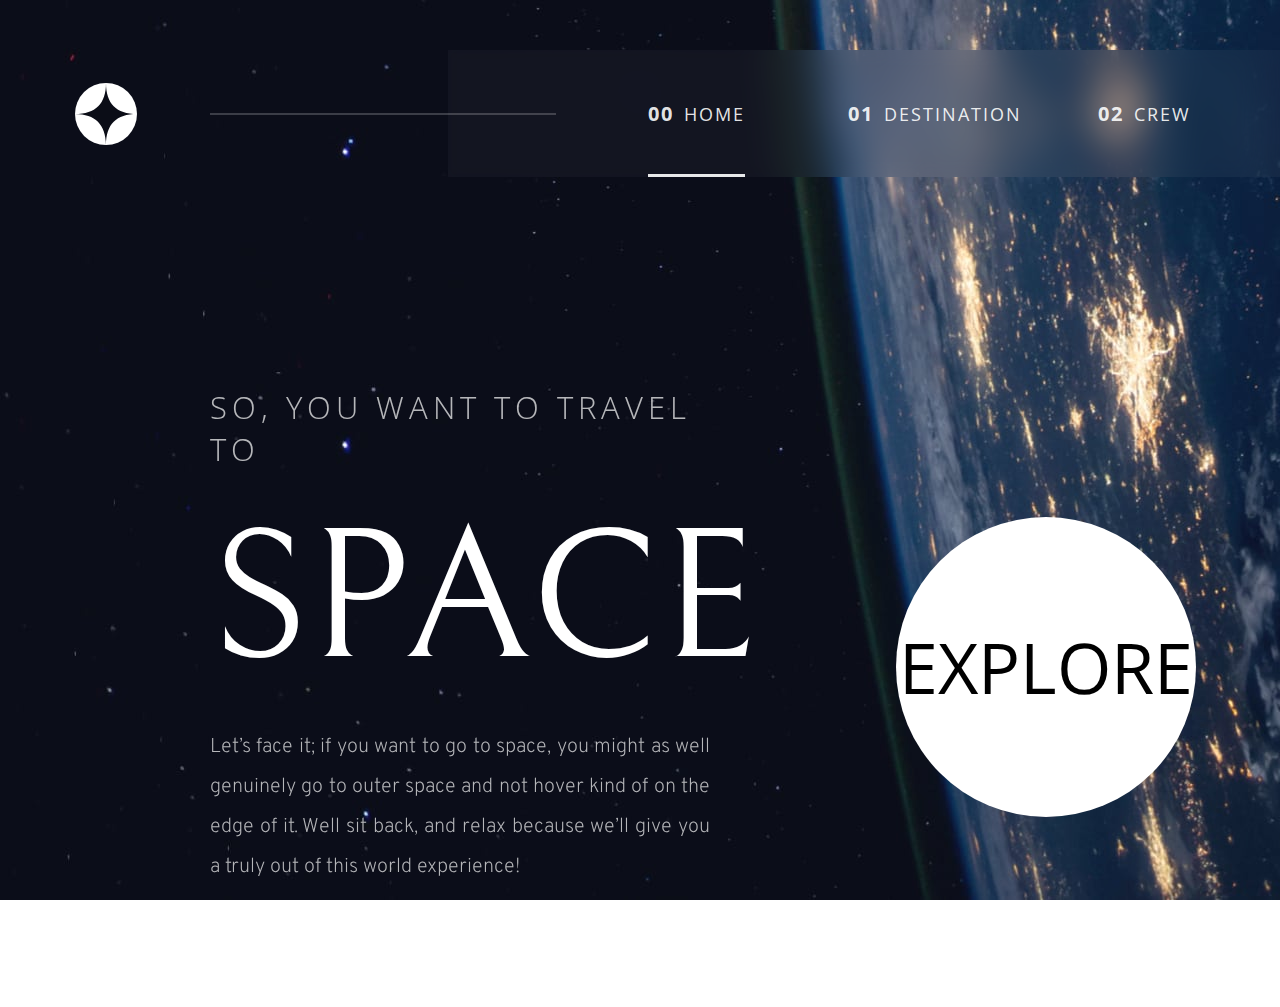
<file: index.html>
<!DOCTYPE html>
<html lang="en">
<head>
  <meta charset="UTF-8">
  <meta name="viewport" content="width=device-width, initial-scale=1.0">
  <link rel="stylesheet" href="./css/stylesindex.css">

  <link rel="preconnect" href="https://fonts.googleapis.com">
  <link rel="preconnect" href="https://fonts.gstatic.com" crossorigin>
  <link href="https://fonts.googleapis.com/css2?family=Bellefair&family=Open+Sans+Condensed:wght@300&family=Overpass:wght@200;400&display=swap" rel="stylesheet">

  <link rel="icon" type="image/png" sizes="32x32" href="./assets/favicon-32x32.png">

  <title>Frontend Mentor | Space tourism website</title>

</head>
<body>

  <div class="header">

    <div class="nav-bar">
      <p class="nav-00"><a href="./index.html"><span class="nav-count">00</span>Home</a></p>
      <p class="nav-01"><a href="./destination-moon.html"><span class="nav-count">01</span>Destination</a></p>
      <p class="nav-02"><a href="./crew-pilot.html"><span class="nav-count">02</span>Crew</a></p>
      <p class="nav-03"><a href="./technology-vehicle.html"><span class="nav-count">03</span>Technology</a></p>
    </div>
    <hr class="head-rule">
    <img class="symbol " src="./assets/shared/logo.svg" alt="symbol">

  </div>

  <div class="text-container">
    <h2 class="sub-heading">So, you want to travel to</h2>
    <h1 class="heading">SPACE</h1>
    <p class="description">Let’s face it; if you want to go to space, you might as well genuinely go to
    outer space and not hover kind of on the edge of it. Well sit back, and relax
    because we’ll give you a truly out of this world experience!</p>
  </div>

  <div class="btnspace">
    <p class="bigbtn"> <a href="./destination-moon.html">Explore</a></p>
  </div>

  <hr class="page-break">


</body>
</html>
</file>
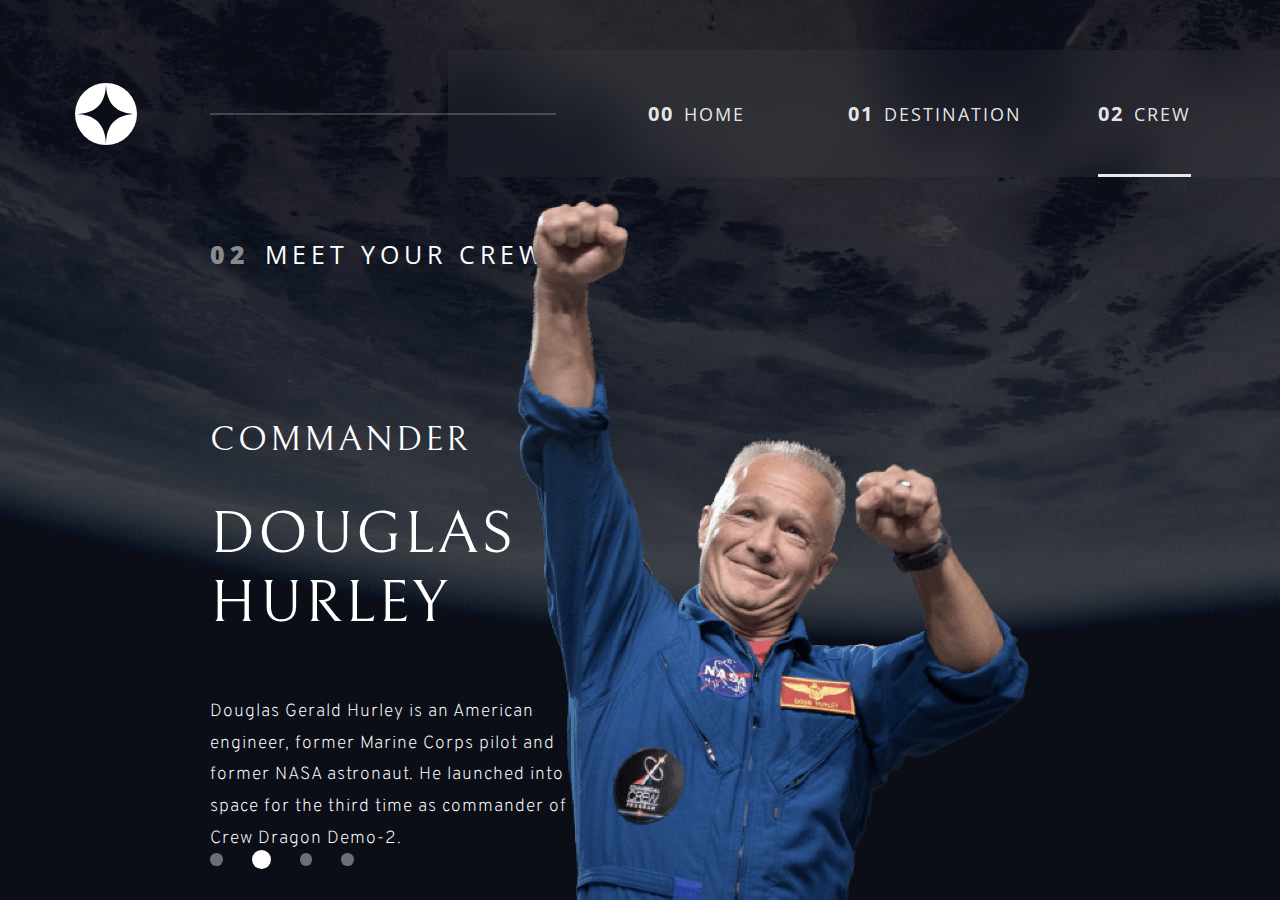
<file: crew-commander.html>
<!DOCTYPE html>
<html lang="en">
<head>
  <meta charset="UTF-8">
  <meta name="viewport" content="width=device-width, initial-scale=1.0">

  <link rel="icon" type="image/png" sizes="32x32" href="./assets/favicon-32x32.png">
  <link rel="stylesheet" href="./css/crew-commander.css">

  <link rel="preconnect" href="https://fonts.googleapis.com">
  <link rel="preconnect" href="https://fonts.gstatic.com" crossorigin>
  <link href="https://fonts.googleapis.com/css2?family=Bellefair&family=Open+Sans+Condensed:wght@300&family=Overpass:wght@200;400&display=swap" rel="stylesheet">


  <title>Frontend Mentor | Space tourism website</title>
</head>
<body>

  <div class="header">

    <div class="nav-bar">
      <p class="nav-00"><a href="./index.html"><span class="nav-count">00</span>Home</a></p>
      <p class="nav-01"><a href="./destination-moon.html"><span class="nav-count">01</span>Destination</a></p>
      <p class="nav-02"><a href="./crew-pilot.html"><span class="nav-count">02</span>Crew</a></p>
      <p class="nav-03"><a href="./technology-vehicle.html"><span class="nav-count">03</span>Technology</a></p>
    </div>
    <hr class="head-rule">
    <img class="symbol " src="./assets/shared/logo.svg" alt="symbol">

  </div>

  <div>
    <p class="prompt-div"><span class="prompt">02</span>Meet your crew</p>
  </div>

  <main>

    <h2>Commander</h2>

    <h1>Douglas Hurley</h1>

    <section>
      <p class="description">Douglas Gerald Hurley is an American engineer, former Marine Corps pilot
      and former NASA astronaut. He launched into space for the third time as
      commander of Crew Dragon Demo-2.</p>
    </section>

  </main>

  <div class="dot-navigator">
    <div class="pilot">
      <a class="clickme" href="./crew-pilot.html"></a>
    </div>
    <div class="commander">
      <a class="clickme" href="./crew-commander.html"></a>
    </div>
    <div class="specialist">
        <a class="clickme" href="./crew-specialist.html"></a>
    </div>
    <div class="engineer">
        <a class="clickme" href="./crew-engineer.html"></a>
    </div>
  </div>

  <img class="image" src="./assets/crew/image-douglas-hurley.png" alt="Douglas Hurley">

</body>
</html>
</file>
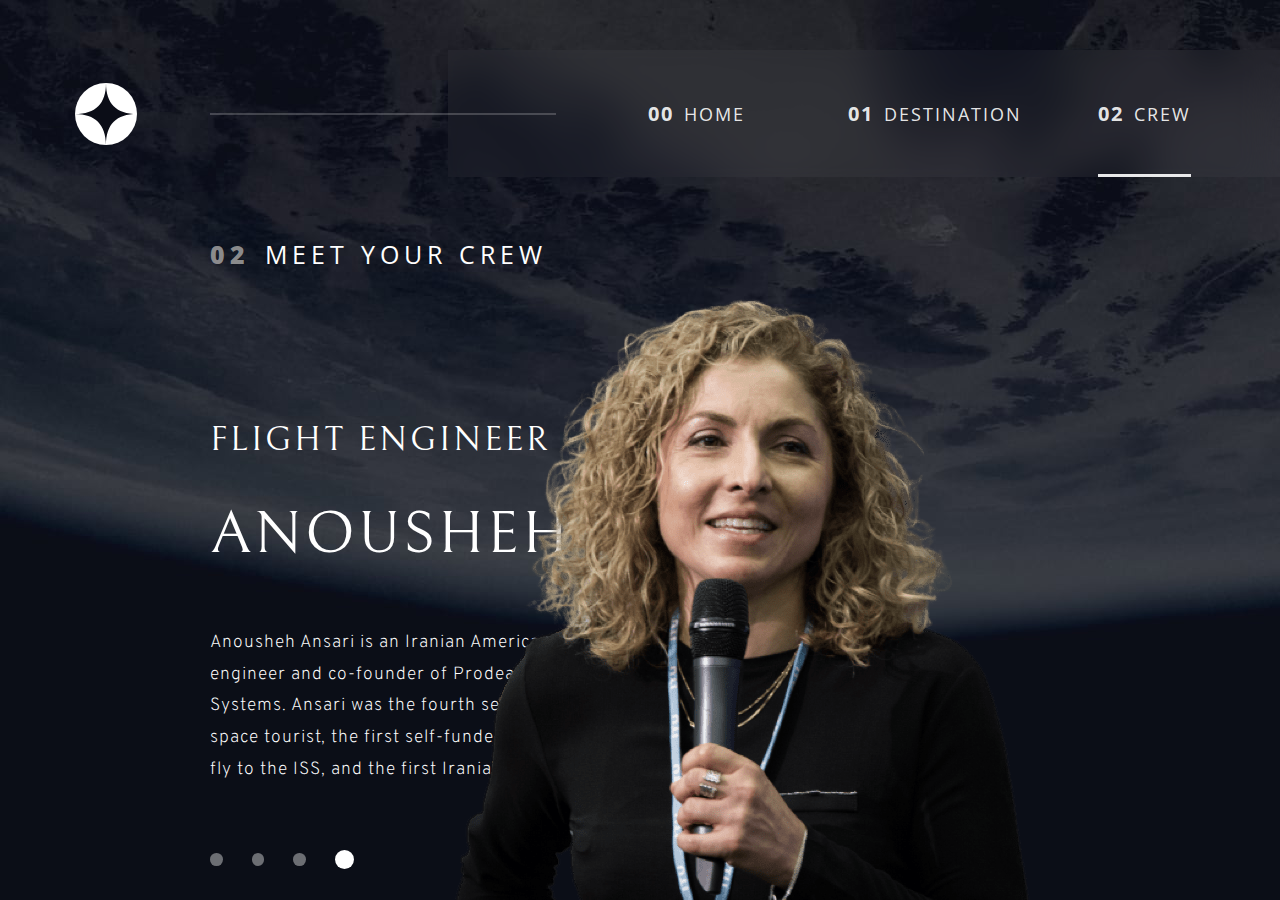
<file: crew-engineer.html>
<!DOCTYPE html>
<html lang="en">
<head>
  <meta charset="UTF-8">
  <meta name="viewport" content="width=device-width, initial-scale=1.0">

  <link rel="icon" type="image/png" sizes="32x32" href="./assets/favicon-32x32.png">
  <link rel="stylesheet" href="./css/crew-engineer.css">

  <link rel="preconnect" href="https://fonts.googleapis.com">
  <link rel="preconnect" href="https://fonts.gstatic.com" crossorigin>
  <link href="https://fonts.googleapis.com/css2?family=Bellefair&family=Open+Sans+Condensed:wght@300&family=Overpass:wght@200;400&display=swap" rel="stylesheet">

  <title>Frontend Mentor | Space tourism website</title>
</head>
<body>

  <div class="header">

    <div class="nav-bar">
      <p class="nav-00"><a href="./index.html"><span class="nav-count">00</span>Home</a></p>
      <p class="nav-01"><a href="./destination-moon.html"><span class="nav-count">01</span>Destination</a></p>
      <p class="nav-02"><a href="./crew-pilot.html"><span class="nav-count">02</span>Crew</a></p>
      <p class="nav-03"><a href="./technology-vehicle.html"><span class="nav-count">03</span>Technology</a></p>
    </div>
    <hr class="head-rule">
    <img class="symbol " src="./assets/shared/logo.svg" alt="symbol">

  </div>

  <div>
    <p class="prompt-div"><span class="prompt">02</span>Meet your crew</p>
  </div>

  <main>
    <h2>Flight Engineer</h2>

    <h1>Anousheh Ansari</h1>

    <section>
      <p class="description">Anousheh Ansari is an Iranian American engineer and co-founder of Prodea Systems.
      Ansari was the fourth self-funded space tourist, the first self-funded woman to
      fly to the ISS, and the first Iranian in space.</p>
    </section>

  </main>

  <div class="dot-navigator">
    <div class="pilot">
      <a class="clickme" href="./crew-pilot.html"></a>
    </div>
    <div class="commander">
      <a class="clickme" href="./crew-commander.html"></a>
    </div>
    <div class="specialist">
        <a class="clickme" href="./crew-specialist.html"></a>
    </div>
    <div class="engineer">
        <a class="clickme" href="./crew-engineer.html"></a>
    </div>
  </div>

  <img class="image" src="./assets/crew/image-anousheh-ansari.png" alt="Anousheh Ansari">

</body>
</html>
</file>
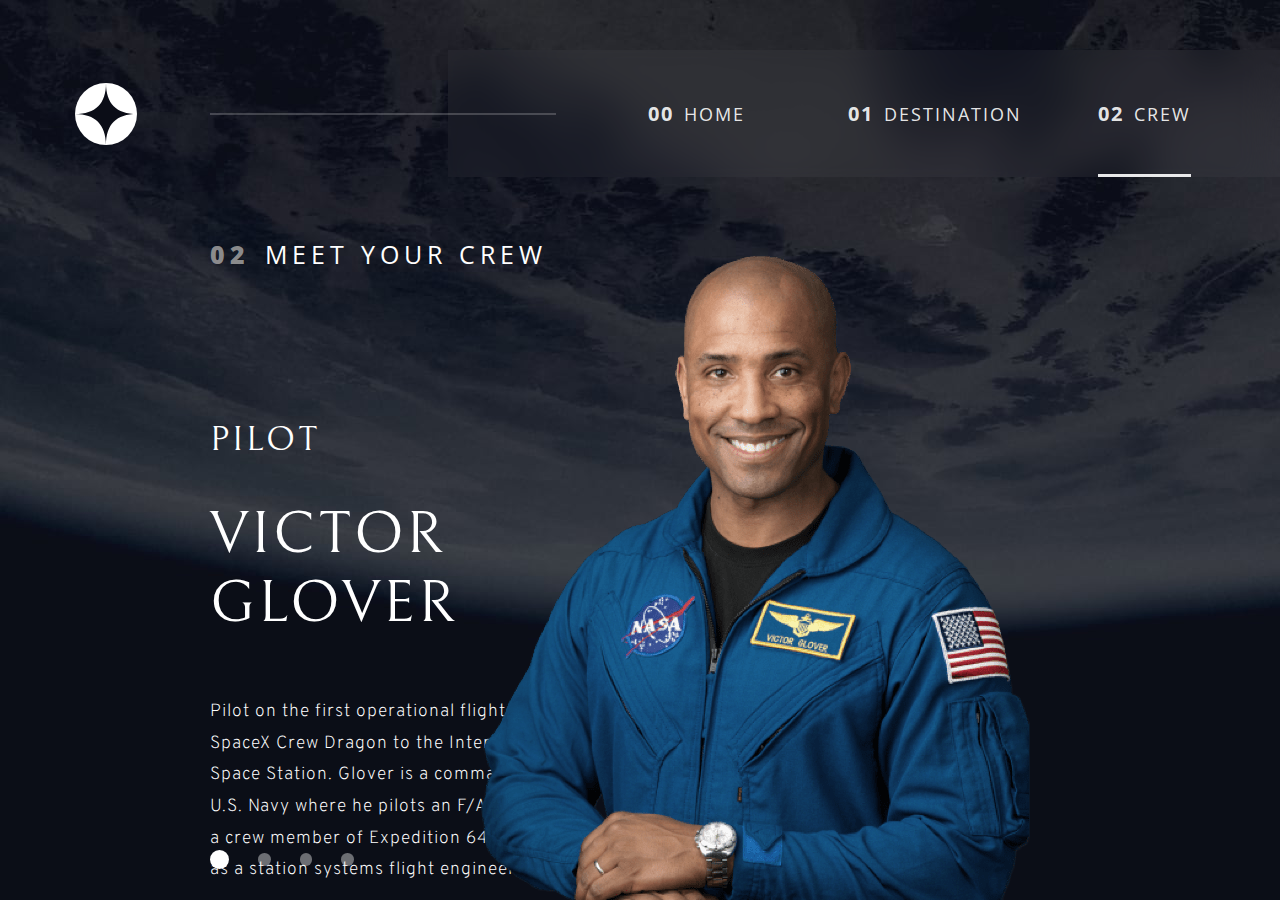
<file: crew-pilot.html>
<!DOCTYPE html>
<html lang="en">
<head>
  <meta charset="UTF-8">
  <meta name="viewport" content="width=device-width, initial-scale=1.0">
  <link rel="stylesheet" href="./css/crew-pilot.css">

  <link rel="preconnect" href="https://fonts.googleapis.com">
  <link rel="preconnect" href="https://fonts.gstatic.com" crossorigin>
  <link href="https://fonts.googleapis.com/css2?family=Bellefair&family=Open+Sans+Condensed:wght@300&family=Overpass:wght@200;400&display=swap" rel="stylesheet">

  <link rel="icon" type="image/png" sizes="32x32" href="./assets/favicon-32x32.png">

  <title>Frontend Mentor | Space tourism website</title>
</head>
<body>

  <div class="header">

    <div class="nav-bar">
      <p class="nav-00"><a href="./index.html"><span class="nav-count">00</span>Home</a></p>
      <p class="nav-01"><a href="./destination-moon.html"><span class="nav-count">01</span>Destination</a></p>
      <p class="nav-02"><a href="./crew-pilot.html"><span class="nav-count">02</span>Crew</a></p>
      <p class="nav-03"><a href="./technology-vehicle.html"><span class="nav-count">03</span>Technology</a></p>
    </div>
    <hr class="head-rule">
    <img class="symbol " src="./assets/shared/logo.svg" alt="symbol">

  </div>

  <div>
    <p class="prompt-div"><span class="prompt">02</span>Meet your crew</p>
  </div>

  <main>
    <h2>Pilot</h2>

    <h1>Victor Glover</h1>

    <section>
      <p class="description">Pilot on the first operational flight of the SpaceX Crew Dragon to the
      International Space Station. Glover is a commander in the U.S. Navy where
      he pilots an F/A-18. He was a crew member of Expedition 64, and served as a
      station systems flight engineer.</p>
    </section>

  </main>

  <div class="dot-navigator">
    <div class="pilot">
      <a class="clickme" href="./crew-pilot.html"></a>
    </div>
    <div class="commander">
      <a class="clickme" href="./crew-commander.html"></a>
    </div>
    <div class="specialist">
        <a class="clickme" href="./crew-specialist.html"></a>
    </div>
    <div class="engineer">
        <a class="clickme" href="./crew-engineer.html"></a>
    </div>
  </div>

  <img class="image" src="./assets/crew/image-victor-glover.png" alt="Victor Glover">


  <!--
  00 Home
  01 Destination
  02 Crew
  03 Technology

  02 Meet your crew

  Pilot
  Victor Glover

  Pilot on the first operational flight of the SpaceX Crew Dragon to the
  International Space Station. Glover is a commander in the U.S. Navy where
  he pilots an F/A-18.He was a crew member of Expedition 64, and served as a
  station systems flight engineer.
  -->

</body>
</html>
</file>
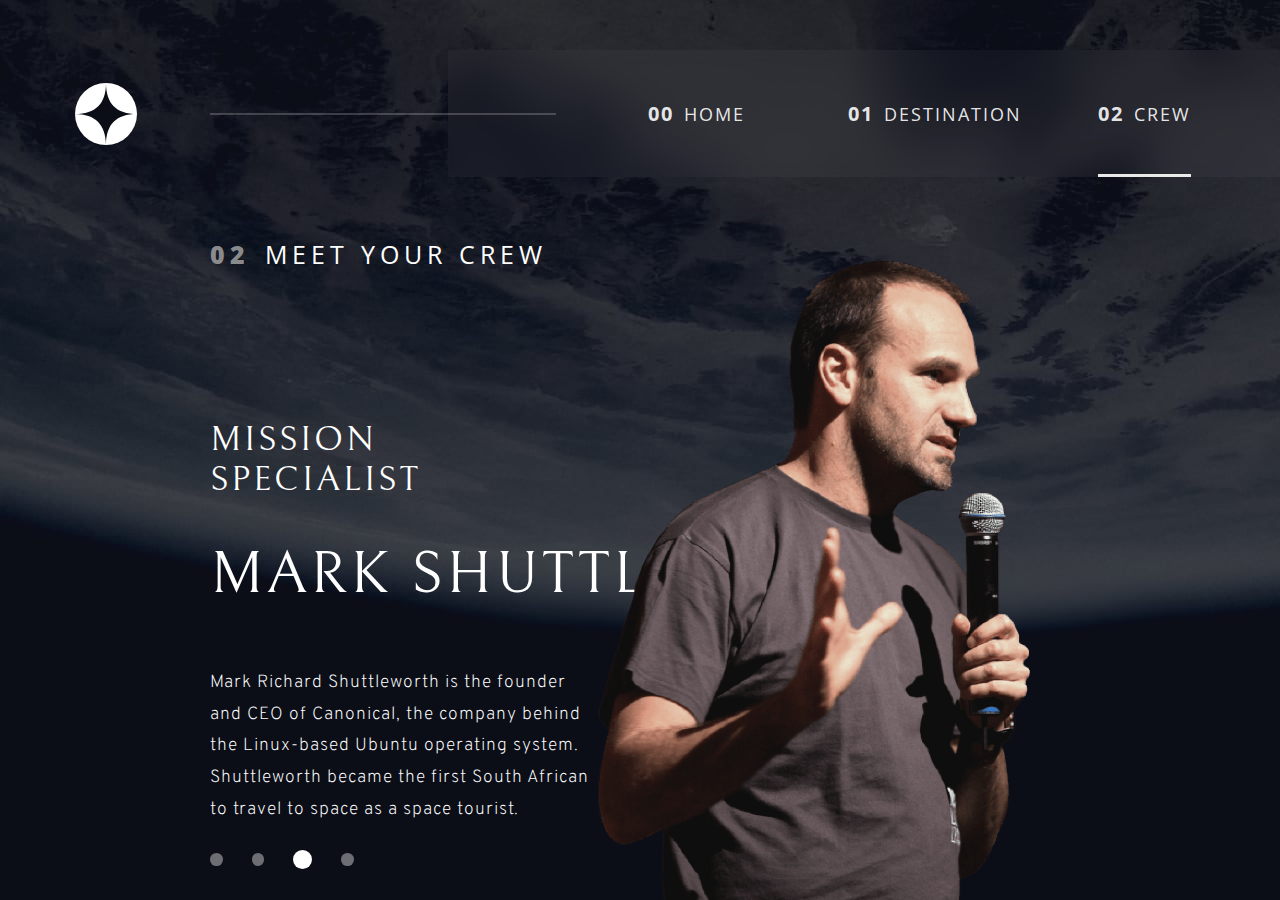
<file: crew-specialist.html>
<!DOCTYPE html>
<html lang="en">
<head>
  <meta charset="UTF-8">
  <meta name="viewport" content="width=device-width, initial-scale=1.0">

  <link rel="icon" type="image/png" sizes="32x32" href="./assets/favicon-32x32.png">
  <link rel="stylesheet" href="./css/crew-specialist.css">

  <link rel="preconnect" href="https://fonts.googleapis.com">
  <link rel="preconnect" href="https://fonts.gstatic.com" crossorigin>
  <link href="https://fonts.googleapis.com/css2?family=Bellefair&family=Open+Sans+Condensed:wght@300&family=Overpass:wght@200;400&display=swap" rel="stylesheet">

  <title>Frontend Mentor | Space tourism website</title>
</head>
<body>

  <div class="header">

    <div class="nav-bar">
      <p class="nav-00"><a href="./index.html"><span class="nav-count">00</span>Home</a></p>
      <p class="nav-01"><a href="./destination-moon.html"><span class="nav-count">01</span>Destination</a></p>
      <p class="nav-02"><a href="./crew-pilot.html"><span class="nav-count">02</span>Crew</a></p>
      <p class="nav-03"><a href="./technology-vehicle.html"><span class="nav-count">03</span>Technology</a></p>
    </div>
    <hr class="head-rule">
    <img class="symbol " src="./assets/shared/logo.svg" alt="symbol">

  </div>

  <div>
    <p class="prompt-div"><span class="prompt">02</span>Meet your crew</p>
  </div>

  <main>
    <h2>Mission Specialist</h2>

    <h1>Mark Shuttleworth</h1>

    <section>
      <p class="description">Mark Richard Shuttleworth is the founder and CEO of Canonical, the company behind
      the Linux-based Ubuntu operating system. Shuttleworth became the first South
      African to travel to space as a space tourist.</p>
    </section>

  </main>

  <div class="dot-navigator">
    <div class="pilot">
      <a class="clickme" href="./crew-pilot.html"></a>
    </div>
    <div class="commander">
      <a class="clickme" href="./crew-commander.html"></a>
    </div>
    <div class="specialist">
        <a class="clickme" href="./crew-specialist.html"></a>
    </div>
    <div class="engineer">
        <a class="clickme" href="./crew-engineer.html"></a>
    </div>
  </div>

  <img class="image" src="./assets/crew/image-mark-shuttleworth.png" alt="Mark Shuttleworth">

</body>
</html>
</file>
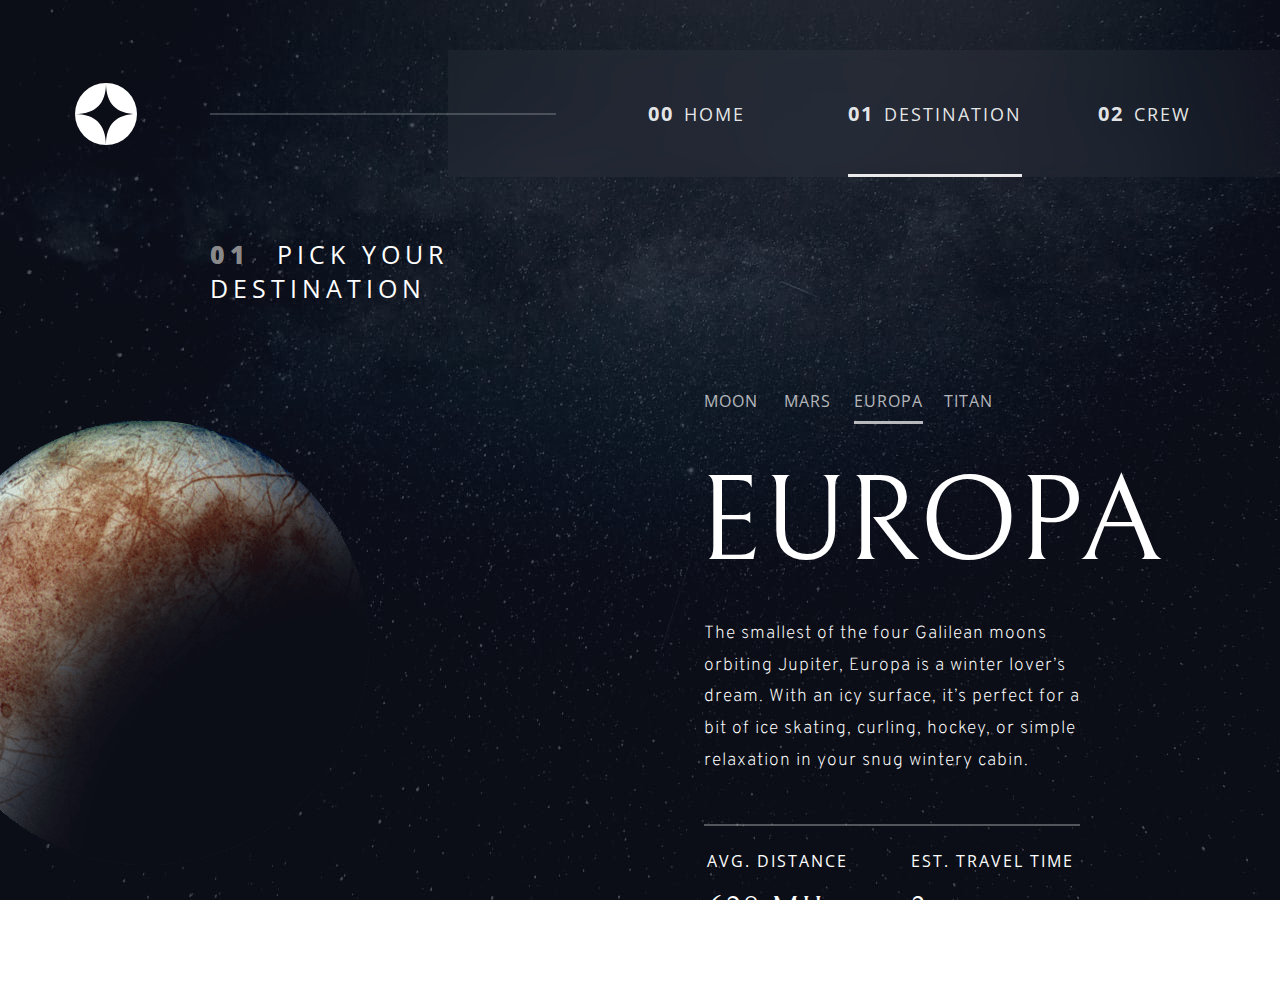
<file: destination-europa.html>
<!DOCTYPE html>
<html lang="en">
<head>
  <meta charset="UTF-8">
  <meta name="viewport" content="width=device-width, initial-scale=1.0">

  <link rel="icon" type="image/png" sizes="32x32" href="./assets/favicon-32x32.png">
  <link rel="stylesheet" href="./css/styledestination-europa.css">

  <link rel="preconnect" href="https://fonts.googleapis.com">
  <link rel="preconnect" href="https://fonts.gstatic.com" crossorigin>
  <link href="https://fonts.googleapis.com/css2?family=Bellefair&family=Open+Sans+Condensed:wght@300&family=Overpass:wght@200;400&display=swap" rel="stylesheet">


  <title>Frontend Mentor | Space tourism website</title>
</head>
<body>


  <div class="header">

    <div class="nav-bar">
      <p class="nav-00"><a href="./index.html"><span class="nav-count">00</span>Home</a></p>
      <p class="nav-01"><a href="./destination-moon.html"><span class="nav-count">01</span>Destination</a></p>
      <p class="nav-02"><a href="./crew-pilot.html"><span class="nav-count">02</span>Crew</a></p>
      <p class="nav-03"><a href="./technology-vehicle.html"><span class="nav-count">03</span>Technology</a></p>
    </div>
    <hr class="head-rule">
    <img class="symbol " src="./assets/shared/logo.svg" alt="symbol">

  </div>

    <div>
      <p class="prompt-div"><span class="prompt">01</span> Pick your destination</p>
    </div>

    <div class="main">

      <div class="sub-nav-bar">
        <p class="sub-nav-00 sub-nav"><a href="./destination-moon.html">Moon</a></p>
        <p class="sub-nav-01 sub-nav"><a href="./destination-mars.html">Mars</a></p>
        <p class="sub-nav-02 sub-nav"><a href="./destination-europa.html">Europa</a></p>
        <p class="sub-nav-03 sub-nav"><a href="./destination-titan.html">Titan</a></p>
      </div>


      <div class="">
        <h1>Europa</h1>

        <p class="description">The smallest of the four Galilean moons orbiting Jupiter, Europa is a
        winter lover’s dream. With an icy surface, it’s perfect for a bit of
        ice skating, curling, hockey, or simple relaxation in your snug
        wintery cabin.</p>
      </div>

      <div class="">
        <hr class="main-rule">
        <table>
          <tr>
            <td>Avg. distance</td>
            <td>Est. travel time</td>
          </tr>
          <tr>
            <td class="info">628 mil. km</td>
            <td class="info">3 years</td>
          </tr>
        </table>
      </div>

      <img class="image" src="./assets/destination/image-europa.png" alt="Europa">

    </div>
</body>
</html>
</file>
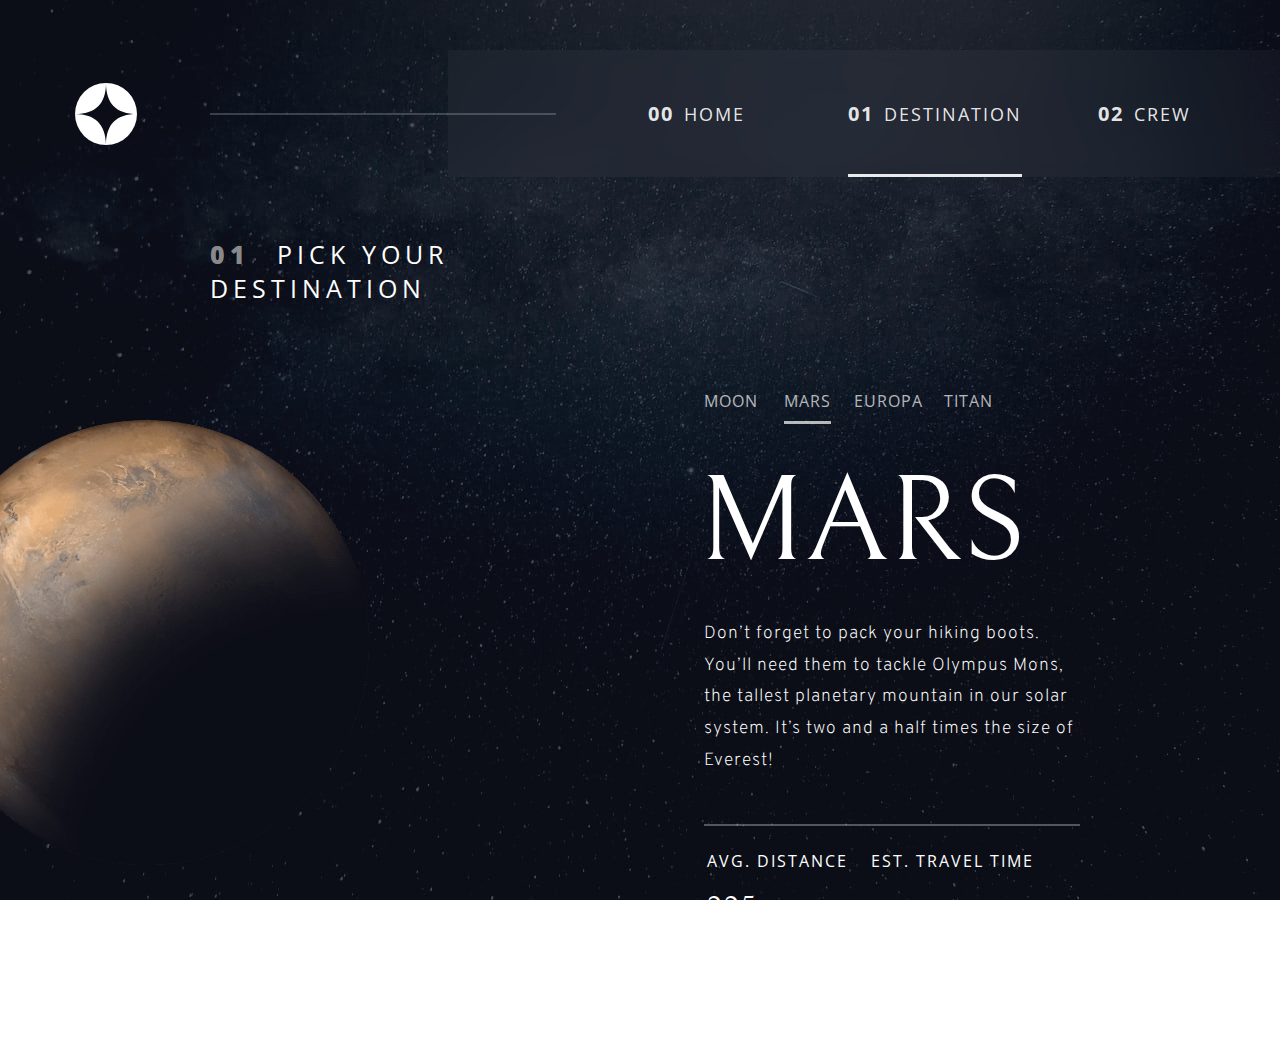
<file: destination-mars.html>
<!DOCTYPE html>
<html lang="en">
<head>
  <meta charset="UTF-8">
  <meta name="viewport" content="width=device-width, initial-scale=1.0">

  <link rel="icon" type="image/png" sizes="32x32" href="./assets/favicon-32x32.png">
  <link rel="stylesheet" href="./css/styledestination-mars.css">

  <link rel="preconnect" href="https://fonts.googleapis.com">
  <link rel="preconnect" href="https://fonts.gstatic.com" crossorigin>
  <link href="https://fonts.googleapis.com/css2?family=Bellefair&family=Open+Sans+Condensed:wght@300&family=Overpass:wght@200;400&display=swap" rel="stylesheet">

  <title>Frontend Mentor | Space tourism website</title>
</head>
<body>

  <div class="header">

    <div class="nav-bar">
      <p class="nav-00"><a href="./index.html"><span class="nav-count">00</span>Home</a></p>
      <p class="nav-01"><a href="./destination-moon.html"><span class="nav-count">01</span>Destination</a></p>
      <p class="nav-02"><a href="./crew-pilot.html"><span class="nav-count">02</span>Crew</a></p>
      <p class="nav-03"><a href="./technology-vehicle.html"><span class="nav-count">03</span>Technology</a></p>
    </div>
    <hr class="head-rule">
    <img class="symbol " src="./assets/shared/logo.svg" alt="symbol">

  </div>

  <div>
    <p class="prompt-div"><span class="prompt">01</span> Pick your destination</p>
  </div>

  <div class="main">

    <div class="sub-nav-bar">
      <p class="sub-nav-00 sub-nav"><a href="./destination-moon.html">Moon</a></p>
      <p class="sub-nav-01 sub-nav"><a href="./destination-mars.html">Mars</a></p>
      <p class="sub-nav-02 sub-nav"><a href="./destination-europa.html">Europa</a></p>
      <p class="sub-nav-03 sub-nav"><a href="./destination-titan.html">Titan</a></p>
    </div>

    <div class="">
      <h1>Mars</h1>

      <p class="description">Don’t forget to pack your hiking boots. You’ll need them to tackle Olympus Mons,
      the tallest planetary mountain in our solar system. It’s two and a half times
      the size of Everest!</p>
    </div>

    <div class="">
      <hr class="main-rule">
      <table>
        <tr>
          <td>Avg. distance</td>
          <td>Est. travel time</td>
        </tr>
        <tr>
          <td class="info">225 mil. km</td>
          <td class="info">9 months</td>
        </tr>
      </table>
    </div>

    <img class="image" src="./assets/destination/image-mars.png" alt="Mars">

  </div>

</body>
</html>
</file>
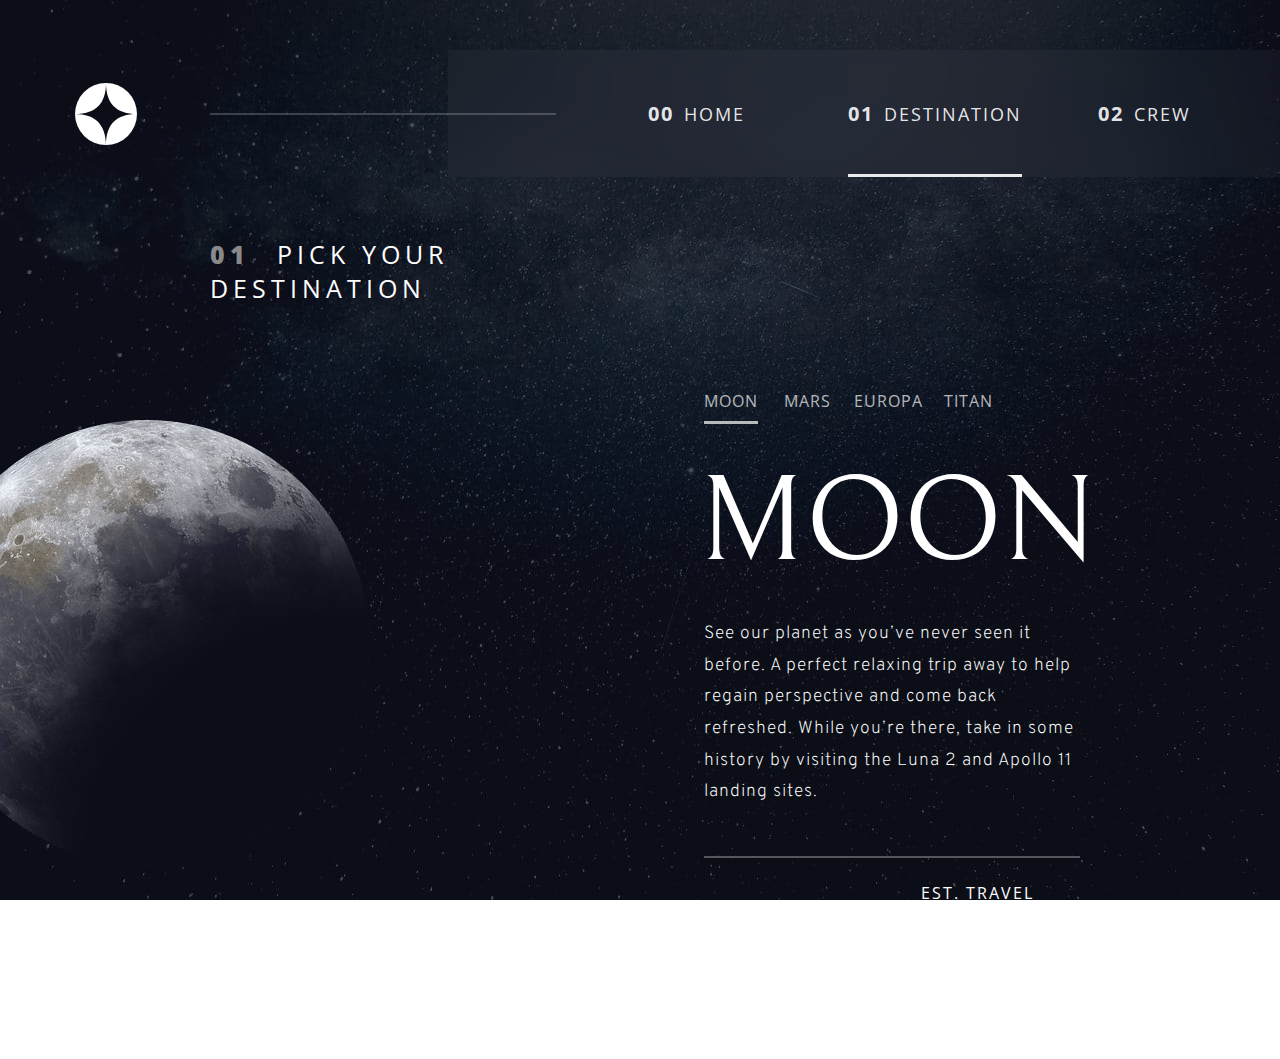
<file: destination-moon.html>
<!DOCTYPE html>
<html lang="en">

<head>
  <meta charset="UTF-8">
  <!--   <meta name="viewport" content="width=device-width, initial-scale=1.0"> -->

  <link rel="icon" type="image/png" sizes="32x32" href="./assets/favicon-32x32.png">
  <link rel="stylesheet" href="./css/styledestination-moon.css">

  <link rel="preconnect" href="https://fonts.googleapis.com">
  <link rel="preconnect" href="https://fonts.gstatic.com" crossorigin>
  <link href="https://fonts.googleapis.com/css2?family=Bellefair&family=Open+Sans+Condensed:wght@300&family=Overpass:wght@200;400&display=swap" rel="stylesheet">


  <title>Frontend Mentor | Space tourism website</title>
</head>

<body>

  <div class="header">

    <div class="nav-bar">
      <p class="nav-00"><a href="./index.html"><span class="nav-count">00</span>Home</a></p>
      <p class="nav-01"><a href="./destination-moon.html"><span class="nav-count">01</span>Destination</a></p>
      <p class="nav-02"><a href="./crew-pilot.html"><span class="nav-count">02</span>Crew</a></p>
      <p class="nav-03"><a href="./technology-vehicle.html"><span class="nav-count">03</span>Technology</a></p>
    </div>
    <hr class="head-rule">
    <img class="symbol " src="./assets/shared/logo.svg" alt="symbol">

  </div>

  <div>
    <p class="prompt-div"><span class="prompt">01</span> Pick your destination</p>
  </div>

  <div class="main">
    <!--
    <div class="sub-nav-bar">

      <div class="sub-nav-00 sub-nav">
          <input class="select" id="moon" type="radio" name="sub-nav" value="" checked="checked">
          <label class="destiny" for="moon">Moon</label>
          <img class="image" src="./assets/destination/image-moon.png" alt="moon">
        </div>
        <div class="sub-nav-01 sub-nav">
          <input class="select" id="mars" type="radio" name="sub-nav" value="">
          <label class="destiny" for="mars">Mars</label>
          <img class="image" src="./assets/destination/image-mars.png" alt="mars">
        </div>
        <div class="sub-nav-02 sub-nav">
          <input class="select" id="europa" type="radio" name="sub-nav" value="">
          <label class="destiny" for="europa">Europa</label>
          <img class="image" src="./assets/destination/image-europa.png" alt="europa">
        </div>
        <div class="sub-nav-03 sub-nav">
          <input class="select" id="titan" type="radio" name="sub-nav" value="">
          <label class="destiny" for="titan">Titan</label>
          <img class="image" src="./assets/destination/image-titan.png" alt="titan">
        </div>
    </div>
  -->

      <div class="sub-nav-bar">
        <p class="sub-nav-00 sub-nav"><a href="./destination-moon.html">Moon</a></p>
        <p class="sub-nav-01 sub-nav"><a href="./destination-mars.html">Mars</a></p>
        <p class="sub-nav-02 sub-nav"><a href="./destination-europa.html">Europa</a></p>
        <p class="sub-nav-03 sub-nav"><a href="./destination-titan.html">Titan</a></p>
      </div>

      <div class="">
        <h1>Moon</h1>

        <p class="description">See our planet as you’ve never seen it before. A perfect relaxing trip away to help
          regain perspective and come back refreshed. While you’re there, take in some history
          by visiting the Luna 2 and Apollo 11 landing sites.</p>
      </div>

      <div class="">
        <hr class="main-rule">
        <table>
          <tr>
            <td>Avg. distance</td>
            <td>Est. travel time</td>
          </tr>
          <tr>
            <td class="info">384,400 km</td>
            <td class="info">3 days</td>
          </tr>
        </table>
      </div>

    <img class="image" src="./assets/destination/image-moon.png" alt="Moon">

  </div>

</body>

</html>
</file>
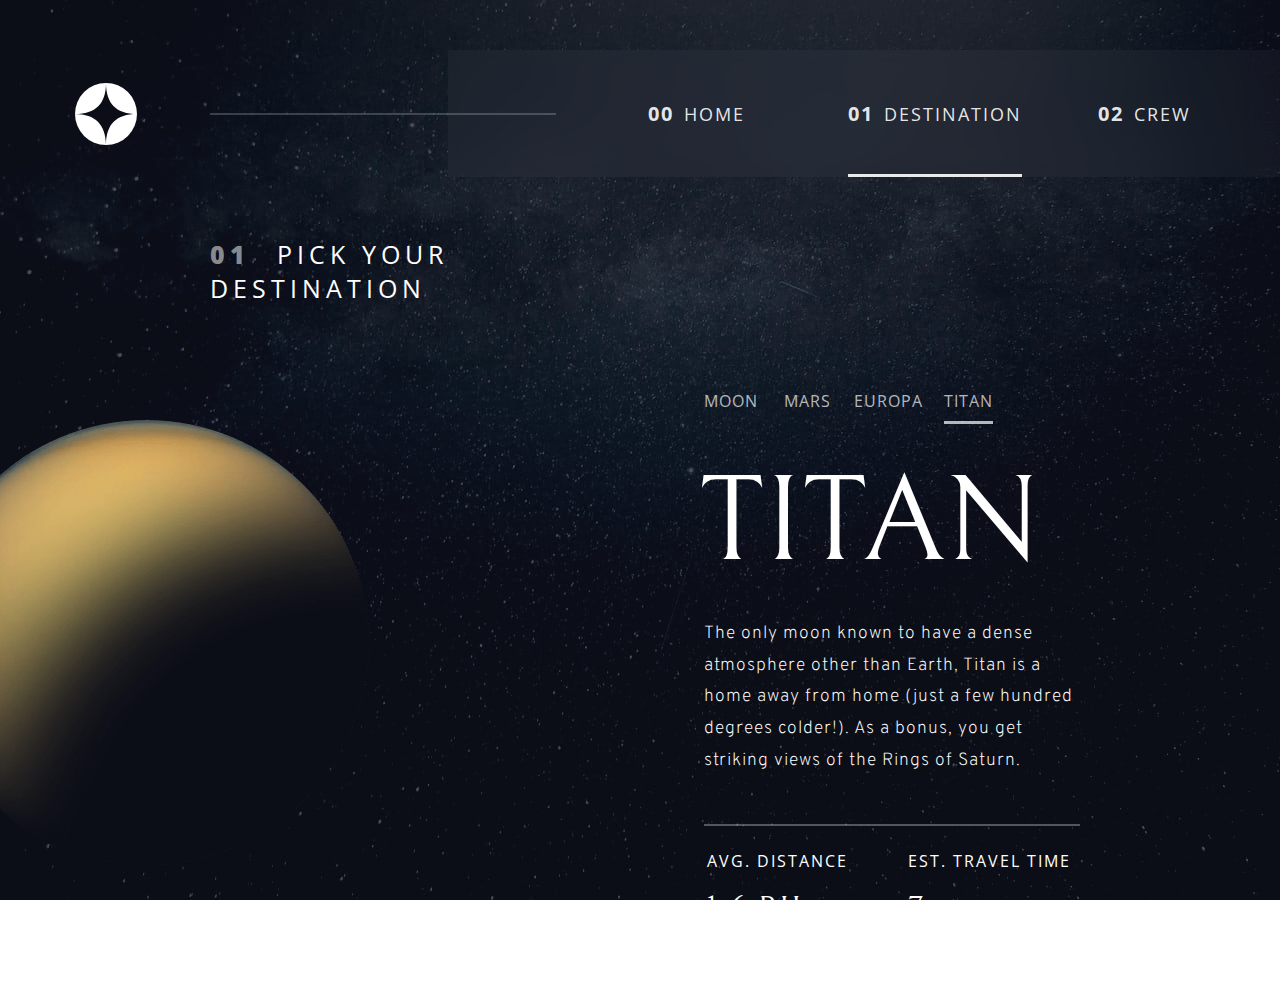
<file: destination-titan.html>
<!DOCTYPE html>
<html lang="en">

<head>
  <meta charset="UTF-8">
  <meta name="viewport" content="width=device-width, initial-scale=1.0">

  <link rel="icon" type="image/png" sizes="32x32" href="./assets/favicon-32x32.png">
  <link rel="stylesheet" href="./css/styledestination-titan.css">

  <link rel="preconnect" href="https://fonts.googleapis.com">
  <link rel="preconnect" href="https://fonts.gstatic.com" crossorigin>
  <link href="https://fonts.googleapis.com/css2?family=Bellefair&family=Open+Sans+Condensed:wght@300&family=Overpass:wght@200;400&display=swap" rel="stylesheet">


  <title>Frontend Mentor | Space tourism website</title>
</head>

<body>

  <div class="header">

    <div class="nav-bar">
      <p class="nav-00"><a href="./index.html"><span class="nav-count">00</span>Home</a></p>
      <p class="nav-01"><a href="./destination-moon.html"><span class="nav-count">01</span>Destination</a></p>
      <p class="nav-02"><a href="./crew-pilot.html"><span class="nav-count">02</span>Crew</a></p>
      <p class="nav-03"><a href="./technology-vehicle.html"><span class="nav-count">03</span>Technology</a></p>
    </div>
    <hr class="head-rule">
    <img class="symbol " src="./assets/shared/logo.svg" alt="symbol">

  </div>

  <div>
    <p class="prompt-div"><span class="prompt">01</span> Pick your destination</p>
  </div>

  <div class="main">

    <div class="sub-nav-bar">
      <p class="sub-nav-00 sub-nav"><a href="./destination-moon.html">Moon</a></p>
      <p class="sub-nav-01 sub-nav"><a href="./destination-mars.html">Mars</a></p>
      <p class="sub-nav-02 sub-nav"><a href="./destination-europa.html">Europa</a></p>
      <p class="sub-nav-03 sub-nav"><a href="./destination-titan.html">Titan</a></p>
    </div>

    <div class="">
      <h1>Titan</h1>

      <p class="description">The only moon known to have a dense atmosphere other than Earth, Titan
        is a home away from home (just a few hundred degrees colder!). As a
        bonus, you get striking views of the Rings of Saturn.</p>
    </div>

    <div class="">
      <hr class="main-rule">
      <table>
        <tr>
          <td>Avg. distance</td>
          <td>Est. travel time</td>
        </tr>
        <tr>
          <td class="info">1.6 bil. km</td>
          <td class="info">7 years</td>
        </tr>
      </table>
    </div>

    <img class="image" src="./assets/destination/image-titan.png" alt="Titan">

  </div>

</body>

</html>
</file>
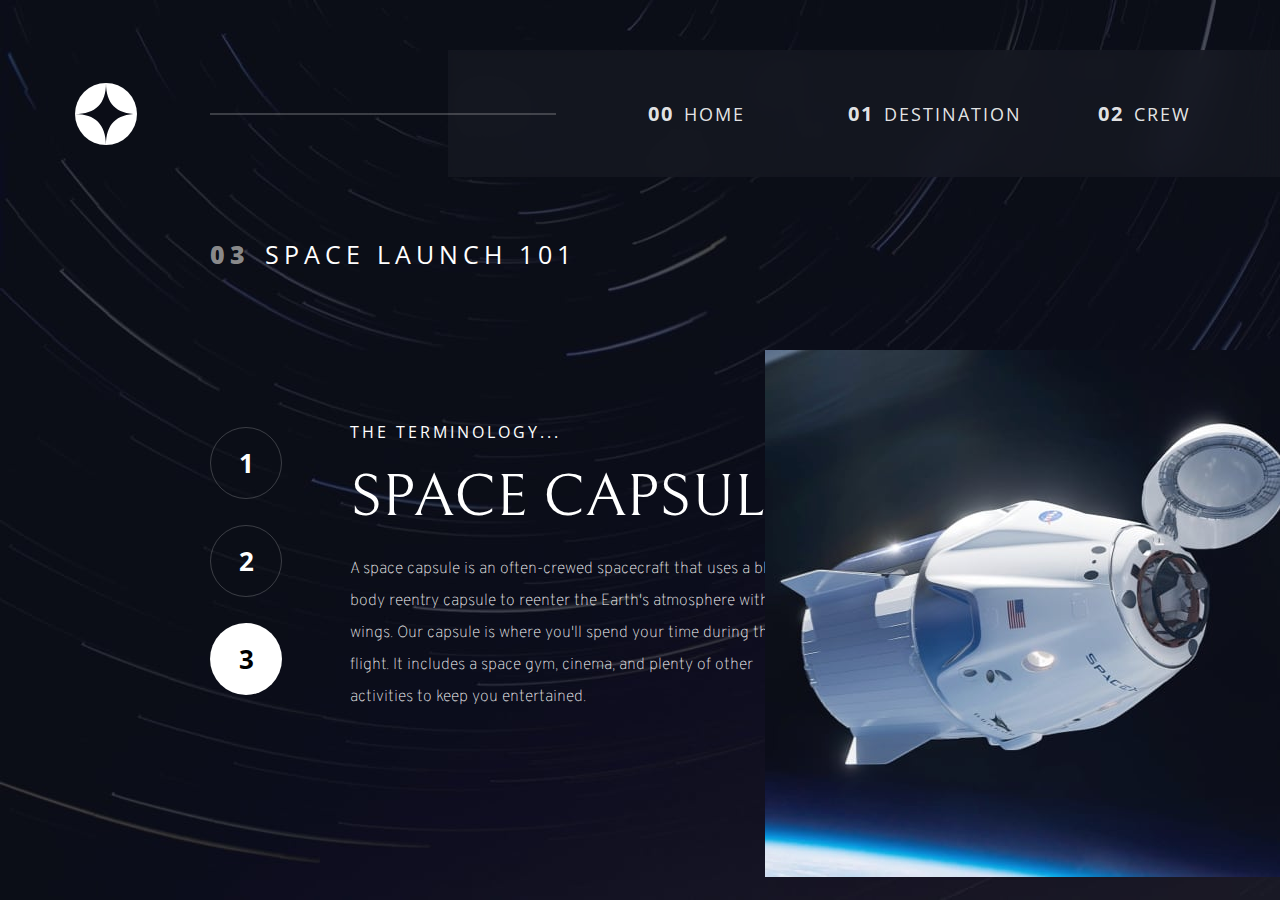
<file: technology-capsule.html>
<!DOCTYPE html>
<html lang="en">
<head>
  <meta charset="UTF-8">
  <meta name="viewport" content="width=device-width, initial-scale=1.0">

  <link rel="icon" type="image/png" sizes="32x32" href="./assets/favicon-32x32.png">
  <link rel="stylesheet" href="./css/technology.css">

  <link rel="preconnect" href="https://fonts.googleapis.com">
  <link rel="preconnect" href="https://fonts.gstatic.com" crossorigin>
  <link href="https://fonts.googleapis.com/css2?family=Bellefair&family=Open+Sans+Condensed:wght@300&family=Overpass:wght@200;400&display=swap" rel="stylesheet">

  <title>Frontend Mentor | Space tourism website</title>
</head>
<body>

  <div class="header">

    <div class="nav-bar">
      <p class="nav-00"><a href="./index.html"><span class="nav-count">00</span>Home</a></p>
      <p class="nav-01"><a href="./destination-moon.html"><span class="nav-count">01</span>Destination</a></p>
      <p class="nav-02"><a href="./crew-pilot.html"><span class="nav-count">02</span>Crew</a></p>
      <p class="nav-03"><a href="./technology-vehicle.html"><span class="nav-count">03</span>Technology</a></p>
    </div>
    <hr class="head-rule">
    <img class="symbol " src="./assets/shared/logo.svg" alt="symbol">

  </div>

  <div>
    <p class="prompt-div"><span class="prompt">03</span>Space launch 101</p>
  </div>

  <div class="sub-nav-whole">
    <p class="sub-nav"><a class="clickme" href="./technology-vehicle.html"></a>1</p>
    <p class="sub-nav"><a class="clickme" href="./technology-spaceport.html"></a>2</p>
    <p class="sub-nav selected"><a class="clickme" href="./technology-capsule.html"></a>3</p>
  </div>

  <main>
    <p class="main-start">The terminology...</p>
    <h1>Space capsule</h1>
    <p class="description">A space capsule is an often-crewed spacecraft that uses a blunt-body reentry
    capsule to reenter the Earth's atmosphere without wings. Our capsule is where
    you'll spend your time during the flight. It includes a space gym, cinema,
    and plenty of other activities to keep you entertained.</p>
  </main>

  <img class="image" src=".\assets\technology\image-space-capsule-portrait.jpg" alt="Space Capsule">

</body>
</html>
</file>
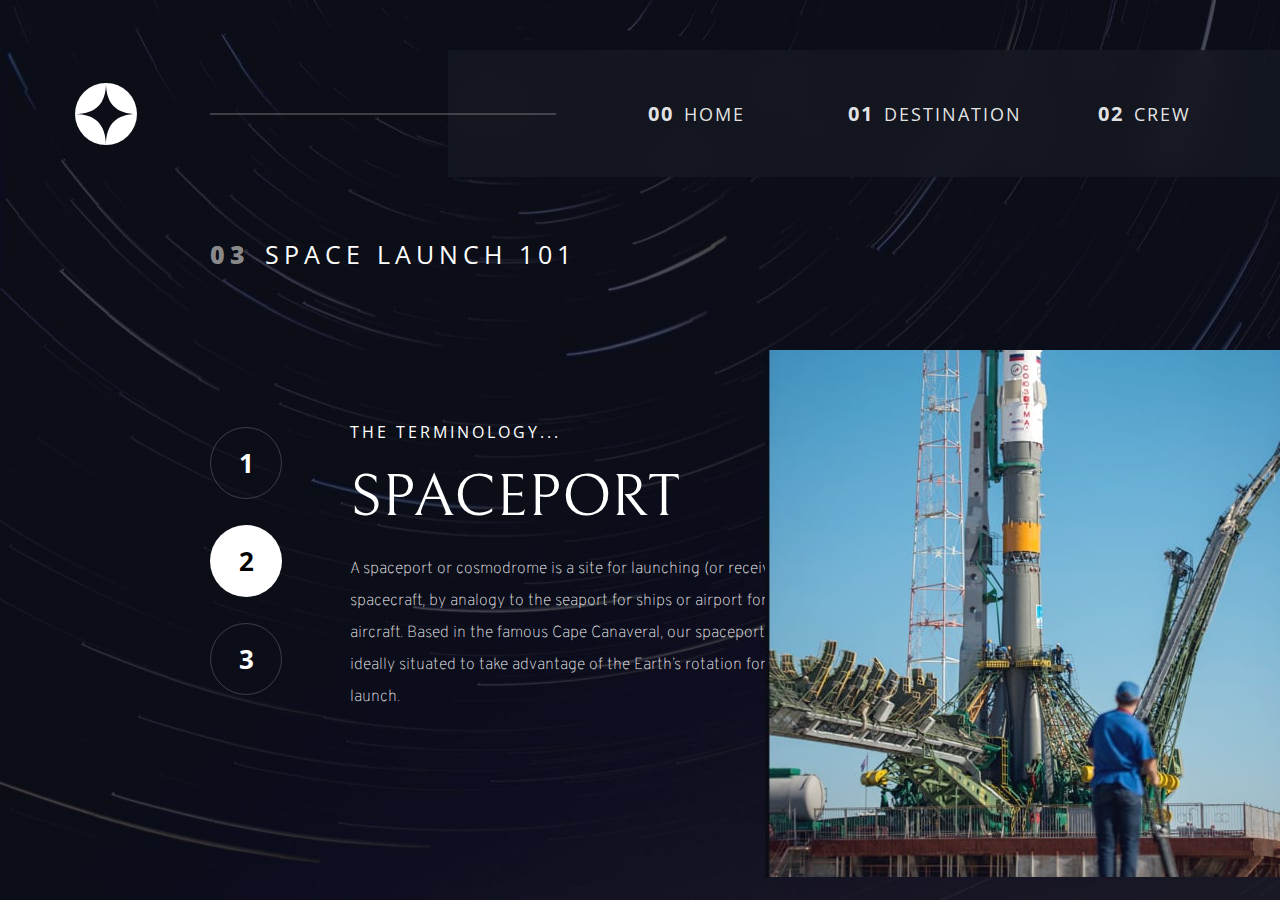
<file: technology-spaceport.html>
<!DOCTYPE html>
<html lang="en">
<head>
  <meta charset="UTF-8">
  <meta name="viewport" content="width=device-width, initial-scale=1.0">

  <link rel="icon" type="image/png" sizes="32x32" href="./assets/favicon-32x32.png">
  <link rel="stylesheet" href="./css/technology.css">

  <link rel="preconnect" href="https://fonts.googleapis.com">
  <link rel="preconnect" href="https://fonts.gstatic.com" crossorigin>
  <link href="https://fonts.googleapis.com/css2?family=Bellefair&family=Open+Sans+Condensed:wght@300&family=Overpass:wght@200;400&display=swap" rel="stylesheet">


  <title>Frontend Mentor | Space tourism website</title>
</head>
<body>

  <div class="header">

    <div class="nav-bar">
      <p class="nav-00"><a href="./index.html"><span class="nav-count">00</span>Home</a></p>
      <p class="nav-01"><a href="./destination-moon.html"><span class="nav-count">01</span>Destination</a></p>
      <p class="nav-02"><a href="./crew-pilot.html"><span class="nav-count">02</span>Crew</a></p>
      <p class="nav-03"><a href="./technology-vehicle.html"><span class="nav-count">03</span>Technology</a></p>
    </div>
    <hr class="head-rule">
    <img class="symbol " src="./assets/shared/logo.svg" alt="symbol">

  </div>

  <div>
    <p class="prompt-div"><span class="prompt">03</span>Space launch 101</p>
  </div>

  <div class="sub-nav-whole">
    <p class="sub-nav"><a class="clickme" href="./technology-vehicle.html"></a>1</p>
    <p class="sub-nav selected"><a class="clickme" href="./technology-spaceport.html"></a>2</p>
    <p class="sub-nav"><a class="clickme" href="./technology-capsule.html"></a>3</p>
  </div>

  <main>
    <p class="main-start">The terminology...</p>
    <h1>Spaceport</h1>
    <p class="description">A spaceport or cosmodrome is a site for launching (or receiving) spacecraft,
    by analogy to the seaport for ships or airport for aircraft. Based in the
    famous Cape Canaveral, our spaceport is ideally situated to take advantage
    of the Earth’s rotation for launch.</p>
  </main>

  <img class="image" src=".\assets\technology\image-spaceport-portrait.jpg" alt="Spaceport">

</body>
</html>
</file>
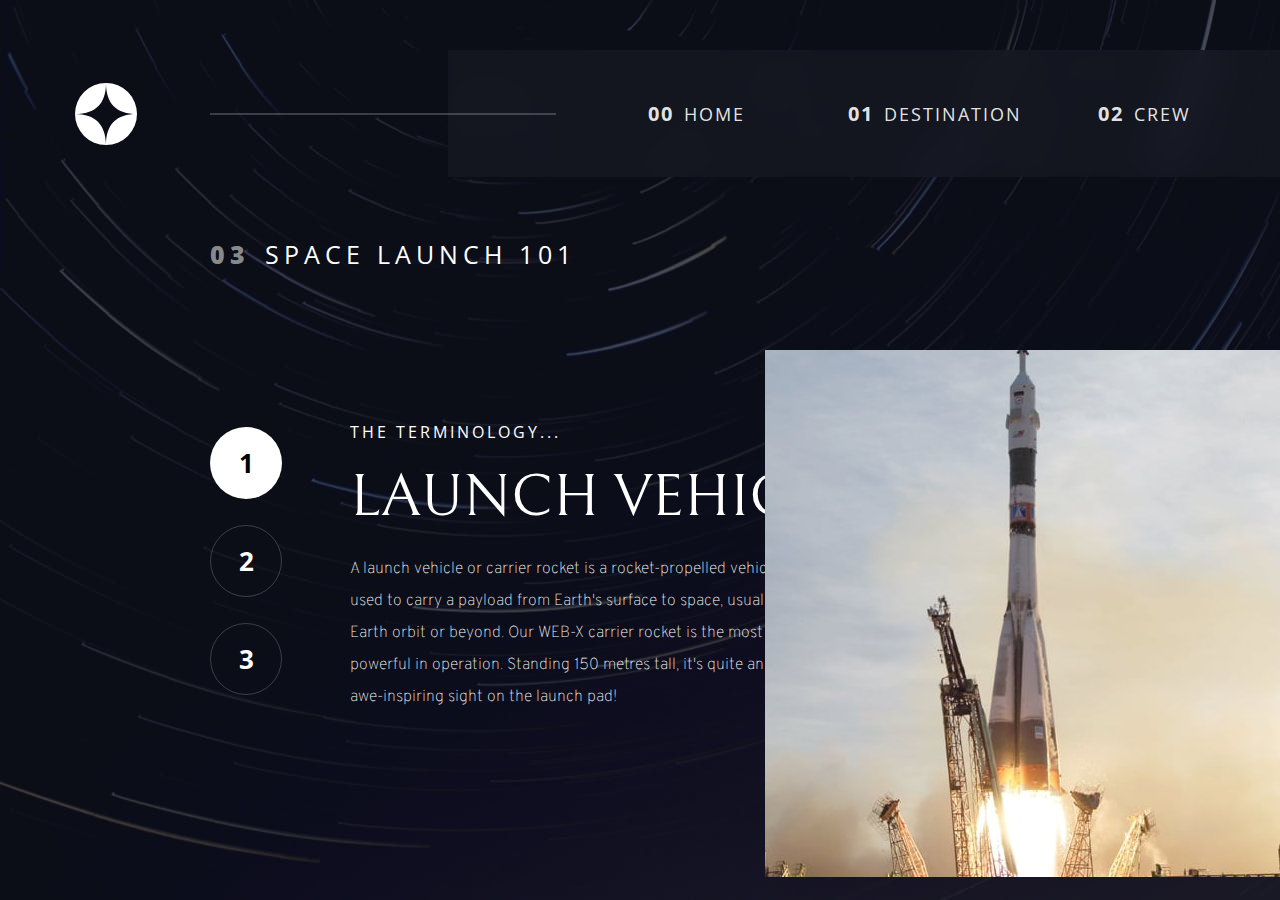
<file: technology-vehicle.html>
<!DOCTYPE html>
<html lang="en">
<head>
  <meta charset="UTF-8">
  <meta name="viewport" content="width=device-width, initial-scale=1.0">

  <link rel="icon" type="image/png" sizes="32x32" href="./assets/favicon-32x32.png">
  <link rel="stylesheet" href="./css/technology.css">

  <link rel="preconnect" href="https://fonts.googleapis.com">
  <link rel="preconnect" href="https://fonts.gstatic.com" crossorigin>
  <link href="https://fonts.googleapis.com/css2?family=Bellefair&family=Open+Sans+Condensed:wght@300&family=Overpass:wght@200;400&display=swap" rel="stylesheet">

  <title>Frontend Mentor | Space tourism website</title>
</head>
<body>

  <div class="header">

    <div class="nav-bar">
      <p class="nav-00"><a href="./index.html"><span class="nav-count">00</span>Home</a></p>
      <p class="nav-01"><a href="./destination-moon.html"><span class="nav-count">01</span>Destination</a></p>
      <p class="nav-02"><a href="./crew-pilot.html"><span class="nav-count">02</span>Crew</a></p>
      <p class="nav-03"><a href="./technology-vehicle.html"><span class="nav-count">03</span>Technology</a></p>
    </div>
    <hr class="head-rule">
    <img class="symbol " src="./assets/shared/logo.svg" alt="symbol">

  </div>

  <div>
    <p class="prompt-div"><span class="prompt">03</span>Space launch 101</p>
  </div>

  <div class="sub-nav-whole">
    <p class="sub-nav selected"><a class="clickme" href="./technology-vehicle.html"></a>1</p>
    <p class="sub-nav"><a class="clickme" href="./technology-spaceport.html"></a>2</p>
    <p class="sub-nav"><a class="clickme" href="./technology-capsule.html"></a>3</p>
  </div>

  <main>
    <p class="main-start">The terminology...</p>
    <h1>Launch Vehicle</h1>
    <p class="description">A launch vehicle or carrier rocket is a rocket-propelled vehicle used to carry a
      payload from Earth's surface to space, usually to Earth orbit or beyond. Our
      WEB-X carrier rocket is the most powerful in operation. Standing 150 metres tall,
      it's quite an awe-inspiring sight on the launch pad!</p>
  </main>

  <img class="image" src=".\assets\technology\image-launch-vehicle-portrait.jpg" alt="Launch vehicle">

</body>
</html>
</file>
<file: css/stylesindex.css>
body {
  color: white;
  margin: 0;
  font-family: 'Open Sans Condensed', sans-serif;
  overflow-x: hidden;
}

a
{
  color: inherit;
  text-decoration: inherit;
}

/*PORTION FOR HEADER*/
body,
.nav-bar::before {
  background-image: url(../assets/home/background-home-desktop.jpg);
  background-attachment: fixed;
  background-size: cover;
}

.header {
  margin-top: 50px;
  height: 127px;
  position: relative;
}

.nav-bar {
  position: absolute;
  height: 127px;
  width: 65%;
  right: 0;
  background-color: rgb(255, 255, 255);
  background-color: rgba(255, 255, 255, 0.035);
  overflow: hidden;
  margin: 0;
  color: white;
  /*for older browser*/
  color: rgba(255, 255, 255, 0.9);
}

.nav-bar::before {
  content: '';
  position: absolute;
  top: 0;
  bottom: 0;
  left: 0;
  right: 0;
  margin: -30px;
  filter: blur(20px);
  z-index: -1
}

.nav-00, .nav-01, .nav-02, .nav-03 {
  position: absolute;
  height: 127px;
  display: flex;
  margin: 0;
  align-items: center;
  letter-spacing: 2px;
  text-transform: uppercase;
  font-size: 1.1rem;
}

.nav-count {
  font-size: 1.22rem;
  margin-right: 10px;
  font-weight: bold;
}

.nav-00 {
  left: 200px;
  height: 121px;
  /*highlight the current page*/
  border-bottom: solid 6px;
  /*for highlight*/
  padding-top: 3px;
  /*solve the off-center issue*/
}

.nav-01 {
  left: 400px;

}

.nav-02 {
  left: 650px;
}

.nav-03 {
  left: 850px;
}

.nav-01:hover, .nav-02:hover, .nav-03:hover {
  height: 121px;
  /*hover the current page*/
  border-bottom: solid 6px;        /*for highlight*/
  padding-top: 3px;                /*solve the off-center issue*/
}

.head-rule {
  position: absolute;
  width: 27%;
  top: 62.5px;
  left: 210px;
  border-style: solid none none none;
  margin: 0;
  border-width: 2px;
  border-color: white;
  /*fallback*/
  border-color: rgba(255, 255, 255, 0.2);
}

.symbol {
  width: 62px;
  position: absolute;
  top: calc(63.5px - 31px);
  left: 75px;
}

/*END OF PORTION FOR HEADER*/

/*Contains the TEXT BODY*/
.text-container
{
  width: 500px;
  position: absolute;
  left: 210px; top: 40vh;
}
.sub-heading
{
  text-transform: uppercase;
  font-weight: lighter;
  font-size: 1.925rem;
  opacity: 0.7;
  letter-spacing: 5px;
}
.heading
{
  /*text-transform: uppercase;*/
  font-size: 185px;
  font-family: 'Bellefair', serif;
  font-weight: lighter;
  margin: 0;
}
.description
{
  font-family: 'Overpass', sans-serif;
  font-weight: 200;
  line-height: 2;
  font-size: 1.25rem;
  opacity: 0.7;
  text-align: justify;
}
/* END OF TEXT BODY*/

.btnspace
{
  position: relative;
  width: fit-content;
  top: 30vh; left: 70vw;
}

.bigbtn
{
  display: flex;
  /*position: relative;*/
  width: 18.75rem;
  height: 18.75rem;
  color: black;
  background-color: white;
  font-size: 4.4rem;
  text-transform: uppercase;
  border-radius: 50%;
  align-items: center;
  justify-content: center;
  overflow: hidden;
}
.bigbtn:hover
{
  /*text-decoration: underline;*/
  width: calc(18.75rem - 20px);
  height: calc(18.75rem - 20px);
  border: solid 10px black;
}

.page-break
{
  position: relative;
  top: 387px;
  border-style: solid;
  border-color: transparent;
}
</file>
<file: css/crew-commander.css>
body {
  color: white;
  margin: 0;
  font-family: 'Open Sans Condensed', sans-serif;
  overflow-x: hidden;
}

a{color: inherit; text-decoration: inherit;}

/*PORTION FOR HEADER*/
body,
.nav-bar::before {
  background-image: url(../assets/crew/background-crew-desktop.jpg);
  background-attachment: fixed;
  background-size: cover;
}

.header {
  margin-top: 50px;
  height: 127px;
  position: relative;
}

.nav-bar {
  position: absolute;
  height: 127px;
  width: 65%;
  right: 0;
  background-color: rgb(255, 255, 255);
  background-color: rgba(255, 255, 255, 0.035);
  overflow: hidden;
  margin: 0;
  color: white;
  /*for older browser*/
  color: rgba(255, 255, 255, 0.9);
}

.nav-bar::before {
  content: '';
  position: absolute;
  top: 0;
  bottom: 0;
  left: 0;
  right: 0;
  margin: -30px;
  filter: blur(20px);
  z-index: -1
}

.nav-00, .nav-01, .nav-02, .nav-03 {
  position: absolute;
  height: 127px;
  display: flex;
  margin: 0;
  align-items: center;
  letter-spacing: 2px;
  text-transform: uppercase;
  font-size: 1.1rem;
}

.nav-count {
  font-size: 1.22rem;
  margin-right: 10px;
  font-weight: bold;
}

.nav-00 {
  left: 200px;
}

.nav-01 {
  left: 400px;
}

.nav-02 {
  left: 650px;
  height: 121px;
  /*highlight the current page*/
  border-bottom: solid 6px;
  /*for highlight*/
  padding-top: 3px;
  /*solve the off-center issue*/
}

.nav-03 {
  left: 850px;
}

.nav-00:hover, .nav-01:hover, .nav-03:hover {
  height: 121px;
  /*hover the current page*/
  border-bottom: solid 6px;        /*for highlight*/
  padding-top: 3px;                /*solve the off-center issue*/
}

.head-rule {
  position: absolute;
  width: 27%;
  top: 62.5px;
  left: 210px;
  border-style: solid none none none;
  margin: 0;
  border-width: 2px;
  border-color: white;
  /*fallback*/
  border-color: rgba(255, 255, 255, 0.2);
}

.symbol {
  width: 62px;
  position: absolute;
  top: calc(63.5px - 31px);
  left: 75px;
}

/*END OF PORTION FOR HEADER*/


.prompt-div {
  position: relative;
  left: 210px;
  top: 60px;
  width: 400px;
  margin: 0;
  text-transform: uppercase;
  font-size: 1.575rem;
  letter-spacing: 5px;
}

.prompt {
  font-size: 1.575rem;
  margin-right: 15px;
  color: white;
  /*fallback*/
  color: rgba(155, 155, 155, 0.9);
  font-weight: 800;
}

main
{
  width: 30%;
  position: relative;
  left: 210px;
  top: 180px;
}

h2
{
  text-transform: uppercase;
  font-size: 35px;
  font-family: 'Bellefair', serif;
  font-weight: 100;
  letter-spacing: 3px;
}

h1
{
  text-transform: uppercase;
  font-size: 60px;
  font-family: 'Bellefair', serif;
  font-weight: 500;
  letter-spacing: 3px;
}

.description
{
  /*margin-left: 0;*/
  font-size: 1.1rem;
  font-family: 'Overpass', sans-serif;
  clear: both;
  position: absolute;
  font-weight: 200;
  line-height: 1.8;
  letter-spacing: 1px;
}

.image
{
  position: absolute;
  bottom: 0; right: 250px;
}

/*            START DOT NAVIGATION:          */
.dot-navigator{position: absolute; display: flex; align-items: center; left: 210px; top: 850px;}
.pilot{position: relative; width: 0.8rem; height: 0.8rem; border-radius: 50%; background: white; opacity: 0.4; margin-right: 1.8rem;}
.commander{position: relative; width: 1.2rem; height: 1.2rem; border-radius: 50%; background: white; opacity: 1; margin-right: 1.8rem;}
.specialist{position: relative; width: 0.8rem; height: 0.8rem; border-radius: 50%; background: white; opacity: 0.4; margin-right: 1.8rem;}
.engineer{position: relative; width: 0.8rem; height: 0.8rem; border-radius: 50%; background: white; opacity: 0.4; margin-right: 1.8rem;}

.clickme{position: absolute; top: 0; left:0; width: 100%; height: 100%; z-index: 5;}
/*            END DOT NAVIGATION:          */
</file>
<file: css/crew-engineer.css>
body {
  color: white;
  margin: 0;
  font-family: 'Open Sans Condensed', sans-serif;
  overflow-x: hidden;
}

a{color: inherit; text-decoration: inherit;}

/*PORTION FOR HEADER*/
body,
.nav-bar::before {
  background-image: url(../assets/crew/background-crew-desktop.jpg);
  background-attachment: fixed;
  background-size: cover;
}

.header {
  margin-top: 50px;
  height: 127px;
  position: relative;
}

.nav-bar {
  position: absolute;
  height: 127px;
  width: 65%;
  right: 0;
  background-color: rgb(255, 255, 255);
  background-color: rgba(255, 255, 255, 0.035);
  overflow: hidden;
  margin: 0;
  color: white;
  /*for older browser*/
  color: rgba(255, 255, 255, 0.9);
}

.nav-bar::before {
  content: '';
  position: absolute;
  top: 0;
  bottom: 0;
  left: 0;
  right: 0;
  margin: -30px;
  filter: blur(20px);
  z-index: -1
}

.nav-00, .nav-01, .nav-02, .nav-03 {
  position: absolute;
  height: 127px;
  display: flex;
  margin: 0;
  align-items: center;
  letter-spacing: 2px;
  text-transform: uppercase;
  font-size: 1.1rem;
}

.nav-count {
  font-size: 1.22rem;
  margin-right: 10px;
  font-weight: bold;
}

.nav-00 {
  left: 200px;
}

.nav-01 {
  left: 400px;

}

.nav-02 {
  left: 650px;
  height: 121px;
  /*highlight the current page*/
  border-bottom: solid 6px;
  /*for highlight*/
  padding-top: 3px;
  /*solve the off-center issue*/
}

.nav-03 {
  left: 850px;
}

.nav-00:hover, .nav-01:hover, .nav-03:hover {
  height: 121px;
  /*hover the current page*/
  border-bottom: solid 6px;        /*for highlight*/
  padding-top: 3px;                /*solve the off-center issue*/
}

.head-rule {
  position: absolute;
  width: 27%;
  top: 62.5px;
  left: 210px;
  border-style: solid none none none;
  margin: 0;
  border-width: 2px;
  border-color: white;
  /*fallback*/
  border-color: rgba(255, 255, 255, 0.2);
}

.symbol {
  width: 62px;
  position: absolute;
  top: calc(63.5px - 31px);
  left: 75px;
}

/*END OF PORTION FOR HEADER*/


.prompt-div {
  position: relative;
  left: 210px;
  top: 60px;
  width: 400px;
  margin: 0;
  text-transform: uppercase;
  font-size: 1.575rem;
  letter-spacing: 5px;
}

.prompt {
  font-size: 1.575rem;
  margin-right: 15px;
  color: white;
  /*fallback*/
  color: rgba(155, 155, 155, 0.9);
  font-weight: 800;
}

main
{
  width: 30%;
  position: relative;
  left: 210px;
  top: 180px;
}

h2
{
  text-transform: uppercase;
  font-size: 35px;
  font-family: 'Bellefair', serif;
  font-weight: 100;
  letter-spacing: 3px;
}

h1
{
  text-transform: uppercase;
  font-size: 60px;
  font-family: 'Bellefair', serif;
  font-weight: 500;
  letter-spacing: 3px;
  width: 720px;
}

.description
{
  /*margin-left: 0;*/
  font-size: 1.1rem;
  font-family: 'Overpass', sans-serif;
  clear: both;
  position: absolute;
  font-weight: 200;
  line-height: 1.8;
  letter-spacing: 1px;
}

.image
{
  position: absolute;
  bottom: 0; right: 250px;
}

/*            START DOT NAVIGATION:          */
.dot-navigator{position: absolute; display: flex; align-items: center; left: 210px; top: 850px;}
.pilot{position: relative; width: 0.8rem; height: 0.8rem; border-radius: 50%; background: white; opacity: 0.4; margin-right: 1.8rem;}
.commander{position: relative; width: 0.8rem; height: 0.8rem; border-radius: 50%; background: white; opacity: 0.4; margin-right: 1.8rem;}
.specialist{position: relative; width: 0.8rem; height: 0.8rem; border-radius: 50%; background: white; opacity: 0.4; margin-right: 1.8rem;}
.engineer{position: relative; width: 1.2rem; height: 1.2rem; border-radius: 50%; background: white; opacity: 1; margin-right: 1.8rem;}

.clickme{position: absolute; top: 0; left:0; width: 100%; height: 100%; z-index: 5;}
/*            END DOT NAVIGATION:          */
</file>
<file: css/crew-pilot.css>
body {
  color: white;
  margin: 0;
  font-family: 'Open Sans Condensed', sans-serif;
  overflow-x: hidden;
}

a
{
  color: inherit;
  text-decoration: inherit;
}

/*PORTION FOR HEADER*/
body,
.nav-bar::before {
  background-image: url(../assets/crew/background-crew-desktop.jpg);
  background-attachment: fixed;
  background-size: cover;
}

.header {
  margin-top: 50px;
  height: 127px;
  position: relative;
}

.nav-bar {
  position: absolute;
  height: 127px;
  width: 65%;
  right: 0;
  background-color: rgb(255, 255, 255);
  background-color: rgba(255, 255, 255, 0.035);
  overflow: hidden;
  margin: 0;
  color: white;
  /*for older browser*/
  color: rgba(255, 255, 255, 0.9);
}

.nav-bar::before {
  content: '';
  position: absolute;
  top: 0;
  bottom: 0;
  left: 0;
  right: 0;
  margin: -30px;
  filter: blur(20px);
  z-index: -1
}

.nav-00, .nav-01, .nav-02, .nav-03 {
  position: absolute;
  height: 127px;
  display: flex;
  margin: 0;
  align-items: center;
  letter-spacing: 2px;
  text-transform: uppercase;
  font-size: 1.1rem;
}

.nav-count {
  font-size: 1.22rem;
  margin-right: 10px;
  font-weight: bold;
}

.nav-00 {
  left: 200px;
}

.nav-01 {
  left: 400px;

}

.nav-02 {
  left: 650px;
  height: 121px;
  /*highlight the current page*/
  border-bottom: solid 6px;
  /*for highlight*/
  padding-top: 3px;
  /*solve the off-center issue*/
}

.nav-03 {
  left: 850px;
}

.nav-00:hover, .nav-01:hover, .nav-03:hover {
  height: 121px;
  /*hover the current page*/
  border-bottom: solid 6px;        /*for highlight*/
  padding-top: 3px;                /*solve the off-center issue*/
}

.head-rule {
  position: absolute;
  width: 27%;
  top: 62.5px;
  left: 210px;
  border-style: solid none none none;
  margin: 0;
  border-width: 2px;
  border-color: white;
  /*fallback*/
  border-color: rgba(255, 255, 255, 0.2);
}

.symbol {
  width: 62px;
  position: absolute;
  top: calc(63.5px - 31px);
  left: 75px;
}

/*END OF PORTION FOR HEADER*/


.prompt-div {
  position: relative;
  left: 210px;
  top: 60px;
  width: 400px;
  margin: 0;
  text-transform: uppercase;
  font-size: 1.575rem;
  letter-spacing: 5px;
}

.prompt {
  font-size: 1.575rem;
  margin-right: 15px;
  color: white;
  /*fallback*/
  color: rgba(155, 155, 155, 0.9);
  font-weight: 800;
}

main
{
  width: 30%;
  position: relative;
  left: 210px;
  top: 180px;
}

h2
{
  text-transform: uppercase;
  font-size: 35px;
  font-family: 'Bellefair', serif;
  font-weight: 100;
  letter-spacing: 3px;
}

h1
{
  text-transform: uppercase;
  font-size: 60px;
  font-family: 'Bellefair', serif;
  font-weight: 500;
  letter-spacing: 3px;
}

.description
{
  /*margin-left: 0;*/
  font-size: 1.1rem;
  font-family: 'Overpass', sans-serif;
  clear: both;
  position: absolute;
  font-weight: 200;
  line-height: 1.8;
  letter-spacing: 1px;
}

.image
{
  position: absolute;
  bottom: 0; right: 250px;
}

/*            START DOT NAVIGATION:          */
.dot-navigator{position: absolute; display: flex; align-items: center; left: 210px; top: 850px;}
.pilot{position: relative; width: 1.2rem; height: 1.2rem; border-radius: 50%; background: white; opacity: 1; margin-right: 1.8rem;}
.commander{position: relative; width: 0.8rem; height: 0.8rem; border-radius: 50%; background: white; opacity: 0.4; margin-right: 1.8rem;}
.specialist{position: relative; width: 0.8rem; height: 0.8rem; border-radius: 50%; background: white; opacity: 0.4; margin-right: 1.8rem;}
.engineer{position: relative; width: 0.8rem; height: 0.8rem; border-radius: 50%; background: white; opacity: 0.4; margin-right: 1.8rem;}

.clickme
{position: absolute; top: 0; left:0; width: 100%; height: 100%; z-index: 5;}
/*            END DOT NAVIGATION:          */
</file>
<file: css/crew-specialist.css>
body {
  color: white;
  margin: 0;
  font-family: 'Open Sans Condensed', sans-serif;
  overflow-x: hidden;
}

a{color: inherit; text-decoration: inherit;}

/*PORTION FOR HEADER*/
body,
.nav-bar::before {
  background-image: url(../assets/crew/background-crew-desktop.jpg);
  background-attachment: fixed;
  background-size: cover;
}

.header {
  margin-top: 50px;
  height: 127px;
  position: relative;
}

.nav-bar {
  position: absolute;
  height: 127px;
  width: 65%;
  right: 0;
  background-color: rgb(255, 255, 255);
  background-color: rgba(255, 255, 255, 0.035);
  overflow: hidden;
  margin: 0;
  color: white;
  /*for older browser*/
  color: rgba(255, 255, 255, 0.9);
}

.nav-bar::before {
  content: '';
  position: absolute;
  top: 0;
  bottom: 0;
  left: 0;
  right: 0;
  margin: -30px;
  filter: blur(20px);
  z-index: -1
}

.nav-00, .nav-01, .nav-02, .nav-03 {
  position: absolute;
  height: 127px;
  display: flex;
  margin: 0;
  align-items: center;
  letter-spacing: 2px;
  text-transform: uppercase;
  font-size: 1.1rem;
}

.nav-count {
  font-size: 1.22rem;
  margin-right: 10px;
  font-weight: bold;
}

.nav-00 {
  left: 200px;
}

.nav-01 {
  left: 400px;

}

.nav-02 {
  left: 650px;
  height: 121px;
  /*highlight the current page*/
  border-bottom: solid 6px;
  /*for highlight*/
  padding-top: 3px;
  /*solve the off-center issue*/
}

.nav-03 {
  left: 850px;
}

.nav-00:hover, .nav-01:hover, .nav-03:hover {
  height: 121px;
  /*hover the current page*/
  border-bottom: solid 6px;        /*for highlight*/
  padding-top: 3px;                /*solve the off-center issue*/
}

.head-rule {
  position: absolute;
  width: 27%;
  top: 62.5px;
  left: 210px;
  border-style: solid none none none;
  margin: 0;
  border-width: 2px;
  border-color: white;
  /*fallback*/
  border-color: rgba(255, 255, 255, 0.2);
}

.symbol {
  width: 62px;
  position: absolute;
  top: calc(63.5px - 31px);
  left: 75px;
}

/*END OF PORTION FOR HEADER*/


.prompt-div {
  position: relative;
  left: 210px;
  top: 60px;
  width: 400px;
  margin: 0;
  text-transform: uppercase;
  font-size: 1.575rem;
  letter-spacing: 5px;
}

.prompt {
  font-size: 1.575rem;
  margin-right: 15px;
  color: white;
  /*fallback*/
  color: rgba(155, 155, 155, 0.9);
  font-weight: 800;
}

main
{
  width: 30%;
  position: relative;
  left: 210px;
  top: 180px;
}

h2
{
  text-transform: uppercase;
  font-size: 35px;
  font-family: 'Bellefair', serif;
  font-weight: 100;
  letter-spacing: 3px;
}

h1
{
  text-transform: uppercase;
  font-size: 60px;
  font-family: 'Bellefair', serif;
  font-weight: 500;
  letter-spacing: 3px;
  width: 720px;
}

.description
{
  /*margin-left: 0;*/
  font-size: 1.1rem;
  font-family: 'Overpass', sans-serif;
  clear: both;
  position: absolute;
  font-weight: 200;
  line-height: 1.8;
  letter-spacing: 1px;
}

.image
{
  position: absolute;
  bottom: 0; right: 250px;
}

/*            START DOT NAVIGATION:          */
.dot-navigator{position: absolute; display: flex; align-items: center; left: 210px; top: 850px;}
.pilot{position: relative; width: 0.8rem; height: 0.8rem; border-radius: 50%; background: white; opacity: 0.4; margin-right: 1.8rem;}
.commander{position: relative; width: 0.8rem; height: 0.8rem; border-radius: 50%; background: white; opacity: 0.4; margin-right: 1.8rem;}
.specialist{position: relative; width: 1.2rem; height: 1.2rem; border-radius: 50%; background: white; opacity: 1; margin-right: 1.8rem;}
.engineer{position: relative; width: 0.8rem; height: 0.8rem; border-radius: 50%; background: white; opacity: 0.4; margin-right: 1.8rem;}

.clickme
{position: absolute; top: 0; left:0; width: 100%; height: 100%; z-index: 5;}
/*            END DOT NAVIGATION:          */
</file>
<file: css/styledestination-europa.css>
body {
  color: white;
  margin: 0;
  font-family: 'Open Sans Condensed', sans-serif;
  overflow-x: hidden;
}

a
{
  color: inherit;
  text-decoration: inherit;
}

/*PORTION FOR HEADER*/
body,
.nav-bar::before {
  background-image: url(../assets/destination/background-destination-desktop.jpg);
  background-attachment: fixed;
  background-size: cover;
}

.header {
  margin-top: 50px;
  height: 127px;
  position: relative;
}

.nav-bar {
  position: absolute;
  height: 127px;
  width: 65%;
  right: 0;
  background-color: rgb(255, 255, 255);
  background-color: rgba(255, 255, 255, 0.035);
  overflow: hidden;
  margin: 0;
  color: white;
  /*for older browser*/
  color: rgba(255, 255, 255, 0.9);
}

.nav-bar::before {
  content: '';
  position: absolute;
  top: 0;
  bottom: 0;
  left: 0;
  right: 0;
  margin: -30px;
  filter: blur(20px);
  z-index: -1
}

.nav-00, .nav-01, .nav-02, .nav-03 {
  position: absolute;
  height: 127px;
  display: flex;
  margin: 0;
  align-items: center;
  letter-spacing: 2px;
  text-transform: uppercase;
  font-size: 1.1rem;
}

.nav-count {
  font-size: 1.22rem;
  margin-right: 10px;
  font-weight: bold;
}

.nav-00 {
  left: 200px;
}

.nav-01 {
  left: 400px;
  height: 121px;
  /*highlight the current page*/
  border-bottom: solid 6px;
  /*for highlight*/
  padding-top: 3px;
  /*solve the off-center issue*/
}

.nav-02 {
  left: 650px;
}

.nav-03 {
  left: 850px;
}

.nav-00:hover, .nav-02:hover, .nav-03:hover {
  height: 121px;
  /*hover the current page*/
  border-bottom: solid 6px;        /*for highlight*/
  padding-top: 3px;                /*solve the off-center issue*/
}

.head-rule {
  position: absolute;
  width: 27%;
  top: 62.5px;
  left: 210px;
  border-style: solid none none none;
  margin: 0;
  border-width: 2px;
  border-color: white;
  /*fallback*/
  border-color: rgba(255, 255, 255, 0.2);
}

.symbol {
  width: 62px;
  position: absolute;
  top: calc(63.5px - 31px);
  left: 75px;
}

/*END OF PORTION FOR HEADER*/


.prompt-div {
  position: relative;
  left: 210px;
  top: 60px;
  width: 400px;
  margin: 0;
  text-transform: uppercase;
  font-size: 1.575rem;
  letter-spacing: 5px;
}

.prompt {
  font-size: 1.575rem;
  margin-right: 15px;
  color: white;
  /*fallback*/
  color: rgba(155, 155, 155, 0.9);
  font-weight: 800;
}


.main {
  /*background-color: grey;     for testing
  color: black;*/
  /*width: 35%;*/
  position: absolute;
  left: 55%;
  top: 380px;
  right: 200px;
  bottom: 300px;
  margin: 0;
}

.sub-nav-bar {
  /*background: white;*/          /*for testing*/
  position: absolute;
  left: 0;
  right: 0;
  height: 42px;
}

.sub-nav {
  position: absolute;
  display: flex;
  height: 42px;
  margin: 0;
  align-items: center;
  text-transform: uppercase;
  letter-spacing: 1px;
  color: white;                      /*fallback*/
  color: rgba(255, 255, 255, 0.7);
  width: fit-content;
}
/*
.select {
  display: none;
}
*/
.sub-nav-00 {
  left: 0;
}

.sub-nav-01 {
  left: 80px;
}

.sub-nav-02 {
  left: 150px;
  height: 39px;
  border-bottom: solid 3px;
  padding-top: 1.5px;
}

.sub-nav-03 {
  left: 240px;
}

.sub-nav-00:hover, .sub-nav-01:hover, .sub-nav-03:hover {
  height: 39px;
  border-bottom: solid 3px;
  padding-top: 1.5px;
}


/*
.image {
  position: fixed;
  top: 420px;
  left: 280px;
  visibility: hidden;
}

.destiny:hover
{
  display: inherit;
  align-items: center;
  height: 39px;
  border-bottom: solid 3px;
  padding-top: 2px;
}
.sub-nav [type=radio]:checked ~ label
{
  display: inherit;
  align-items: center;
  height: 39px;
  border-bottom: solid 3px;
  padding-top: 2px;
}

.sub-nav [type=radio]:checked ~ label ~ .image
{
  visibility: visible;
}
*/


h1 {
  clear: both;
  position: relative;
  top: 80px;
  left: -10px;
  font-family: 'Bellefair', serif;
  font-weight: lighter;
  font-size: 120px;
  text-transform: uppercase;
  line-height: 1;
  margin: 4px;
}

.description {
  clear: both;
  position: relative;
  font-size: 1.1rem;
  font-family: 'Overpass', sans-serif;
  font-weight: 200;
  top: 110px;
  line-height: 1.8;
  margin: 0;
  letter-spacing: 1px;
}

.main-rule {
  position: relative;
  top: 150px;
  border-color: white;
  border-color: rgba(255, 255, 255, 0.3);
  border-style: solid;
}

table {
  position: relative;
  line-height: 1.8;
  top: 160px;
  text-transform: uppercase;
  letter-spacing: 2px;
}

.info {
  font-family: 'Bellefair', serif;
  font-size: 2rem;
  padding-right: 45px;
}

.image
{
  position: absolute;
  top: 40px;
  left: -780px;
}
</file>
<file: css/styledestination-mars.css>
body {
  color: white;
  margin: 0;
  font-family: 'Open Sans Condensed', sans-serif;
  overflow-x: hidden;
}

a
{
  color: inherit;
  text-decoration: inherit;
}

/*PORTION FOR HEADER*/
body,
.nav-bar::before {
  background-image: url(../assets/destination/background-destination-desktop.jpg);
  background-attachment: fixed;
  background-size: cover;
}

.header {
  margin-top: 50px;
  height: 127px;
  position: relative;
}

.nav-bar {
  position: absolute;
  height: 127px;
  width: 65%;
  right: 0;
  background-color: rgb(255, 255, 255);
  background-color: rgba(255, 255, 255, 0.035);
  overflow: hidden;
  margin: 0;
  color: white;
  /*for older browser*/
  color: rgba(255, 255, 255, 0.9);
}

.nav-bar::before {
  content: '';
  position: absolute;
  top: 0;
  bottom: 0;
  left: 0;
  right: 0;
  margin: -30px;
  filter: blur(20px);
  z-index: -1
}

.nav-00, .nav-01, .nav-02, .nav-03 {
  position: absolute;
  height: 127px;
  display: flex;
  margin: 0;
  align-items: center;
  letter-spacing: 2px;
  text-transform: uppercase;
  font-size: 1.1rem;
}

.nav-count {
  font-size: 1.22rem;
  margin-right: 10px;
  font-weight: bold;
}

.nav-00 {
  left: 200px;
}

.nav-01 {
  left: 400px;
  height: 121px;
  /*highlight the current page*/
  border-bottom: solid 6px;
  /*for highlight*/
  padding-top: 3px;
  /*solve the off-center issue*/
}

.nav-02 {
  left: 650px;
}

.nav-03 {
  left: 850px;
}

.nav-00:hover, .nav-02:hover, .nav-03:hover {
  height: 121px;
  /*hover the current page*/
  border-bottom: solid 6px;        /*for highlight*/
  padding-top: 3px;                /*solve the off-center issue*/
}

.head-rule {
  position: absolute;
  width: 27%;
  top: 62.5px;
  left: 210px;
  border-style: solid none none none;
  margin: 0;
  border-width: 2px;
  border-color: white;
  /*fallback*/
  border-color: rgba(255, 255, 255, 0.2);
}

.symbol {
  width: 62px;
  position: absolute;
  top: calc(63.5px - 31px);
  left: 75px;
}

/*END OF PORTION FOR HEADER*/


.prompt-div {
  position: relative;
  left: 210px;
  top: 60px;
  width: 400px;
  margin: 0;
  text-transform: uppercase;
  font-size: 1.575rem;
  letter-spacing: 5px;
}

.prompt {
  font-size: 1.575rem;
  margin-right: 15px;
  color: white;
  /*fallback*/
  color: rgba(155, 155, 155, 0.9);
  font-weight: 800;
}


.main {
  /*background-color: grey;     for testing
  color: black;*/
  /*width: 35%;*/
  position: absolute;
  left: 55%;
  top: 380px;
  right: 200px;
  bottom: 300px;
  margin: 0;
}

.sub-nav-bar {
  /*background: white;*/          /*for testing*/
  position: absolute;
  left: 0;
  right: 0;
  height: 42px;
}

.sub-nav {
  position: absolute;
  display: flex;
  height: 42px;
  margin: 0;
  align-items: center;
  text-transform: uppercase;
  letter-spacing: 1px;
  color: white;                      /*fallback*/
  color: rgba(255, 255, 255, 0.7);
  width: fit-content;
}
/*
.select {
  display: none;
}
*/
.sub-nav-00 {
  left: 0;
}

.sub-nav-01 {
  left: 80px;
  height: 39px;
  border-bottom: solid 3px;
  padding-top: 1.5px;
}

.sub-nav-02 {
  left: 150px;
}

.sub-nav-03 {
  left: 240px;
}

.sub-nav-00:hover, .sub-nav-02:hover, .sub-nav-03:hover {
  height: 39px;
  border-bottom: solid 3px;
  padding-top: 1.5px;
}


/*
.image {
  position: fixed;
  top: 420px;
  left: 280px;
  visibility: hidden;
}

.destiny:hover
{
  display: inherit;
  align-items: center;
  height: 39px;
  border-bottom: solid 3px;
  padding-top: 2px;
}
.sub-nav [type=radio]:checked ~ label
{
  display: inherit;
  align-items: center;
  height: 39px;
  border-bottom: solid 3px;
  padding-top: 2px;
}

.sub-nav [type=radio]:checked ~ label ~ .image
{
  visibility: visible;
}
*/


h1 {
  clear: both;
  position: relative;
  top: 80px;
  left: -10px;
  font-family: 'Bellefair', serif;
  font-weight: lighter;
  font-size: 120px;
  text-transform: uppercase;
  line-height: 1;
  margin: 4px;
}

.description {
  clear: both;
  position: relative;
  font-size: 1.1rem;
  font-family: 'Overpass', sans-serif;
  font-weight: 200;
  top: 110px;
  line-height: 1.8;
  margin: 0;
  letter-spacing: 1px;
}

.main-rule {
  position: relative;
  top: 150px;
  border-color: white;
  border-color: rgba(255, 255, 255, 0.3);
  border-style: solid;
}

table {
  position: relative;
  line-height: 1.8;
  top: 160px;
  text-transform: uppercase;
  letter-spacing: 2px;
}

.info {
  font-family: 'Bellefair', serif;
  font-size: 2rem;
  padding-right: 45px;
}

.image
{
  position: absolute;
  top: 40px;
  left: -780px;
}
</file>
<file: css/styledestination-moon.css>
body {
  color: white;
  margin: 0;
  font-family: 'Open Sans Condensed', sans-serif;
  overflow-x: hidden;
}

a
{
  color: inherit;
  text-decoration: inherit;
}

/*PORTION FOR HEADER*/
body,
.nav-bar::before {
  background-image: url(../assets/destination/background-destination-desktop.jpg);
  background-attachment: fixed;
  background-size: cover;
}

.header {
  margin-top: 50px;
  height: 127px;
  position: relative;
}

.nav-bar {
  position: absolute;
  height: 127px;
  width: 65%;
  right: 0;
  background-color: rgb(255, 255, 255);
  background-color: rgba(255, 255, 255, 0.035);
  overflow: hidden;
  margin: 0;
  color: white;
  /*for older browser*/
  color: rgba(255, 255, 255, 0.9);
}

.nav-bar::before {
  content: '';
  position: absolute;
  top: 0;
  bottom: 0;
  left: 0;
  right: 0;
  margin: -30px;
  filter: blur(20px);
  z-index: -1
}

.nav-00, .nav-01, .nav-02, .nav-03 {
  position: absolute;
  height: 127px;
  display: flex;
  margin: 0;
  align-items: center;
  letter-spacing: 2px;
  text-transform: uppercase;
  font-size: 1.1rem;
}

.nav-count {
  font-size: 1.22rem;
  margin-right: 10px;
  font-weight: bold;
}

.nav-00 {
  left: 200px;
}

.nav-01 {
  left: 400px;
  height: 121px;
  /*highlight the current page*/
  border-bottom: solid 6px;
  /*for highlight*/
  padding-top: 3px;
  /*solve the off-center issue*/
}

.nav-02 {
  left: 650px;
}

.nav-03 {
  left: 850px;
}

.nav-00:hover, .nav-02:hover, .nav-03:hover {
  height: 121px;
  /*hover the current page*/
  border-bottom: solid 6px;        /*for highlight*/
  padding-top: 3px;                /*solve the off-center issue*/
}

.head-rule {
  position: absolute;
  width: 27%;
  top: 62.5px;
  left: 210px;
  border-style: solid none none none;
  margin: 0;
  border-width: 2px;
  border-color: white;
  /*fallback*/
  border-color: rgba(255, 255, 255, 0.2);
}

.symbol {
  width: 62px;
  position: absolute;
  top: calc(63.5px - 31px);
  left: 75px;
}

/*END OF PORTION FOR HEADER*/

.prompt-div {
  position: relative;
  left: 210px;
  top: 60px;
  width: 400px;
  margin: 0;
  text-transform: uppercase;
  font-size: 1.575rem;
  letter-spacing: 5px;
}

.prompt {
  font-size: 1.575rem;
  margin-right: 15px;
  color: white;
  /*fallback*/
  color: rgba(155, 155, 155, 0.9);
  font-weight: 800;
}

.main {
  /*background-color: grey;     for testing
  color: black;*/
  /*width: 35%;*/
  position: absolute;
  left: 55%;
  top: 380px;
  right: 200px;
  bottom: 300px;
  margin: 0;
}

.sub-nav-bar {
  /*background: white;*/          /*for testing*/
  position: absolute;
  left: 0;
  right: 0;
  height: 42px;
}

.sub-nav {
  position: absolute;
  display: flex;
  height: 42px;
  margin: 0;
  align-items: center;
  text-transform: uppercase;
  letter-spacing: 1px;
  color: white;                      /*fallback*/
  color: rgba(255, 255, 255, 0.7);
  width: fit-content;
}
/*
.select {
  display: none;
}
*/
.sub-nav-00 {
  left: 0;
  height: 39px;
  border-bottom: solid 3px;
  padding-top: 1.5px;
}

.sub-nav-01 {
  left: 80px;
}

.sub-nav-02 {
  left: 150px;
}

.sub-nav-03 {
  left: 240px;
}

.sub-nav-01:hover, .sub-nav-02:hover, .sub-nav-03:hover {
  height: 39px;
  border-bottom: solid 3px;
  padding-top: 1.5px;
}


/*
.image {
  position: fixed;
  top: 420px;
  left: 280px;
  visibility: hidden;
}

.destiny:hover
{
  display: inherit;
  align-items: center;
  height: 39px;
  border-bottom: solid 3px;
  padding-top: 2px;
}
.sub-nav [type=radio]:checked ~ label
{
  display: inherit;
  align-items: center;
  height: 39px;
  border-bottom: solid 3px;
  padding-top: 2px;
}

.sub-nav [type=radio]:checked ~ label ~ .image
{
  visibility: visible;
}
*/


h1 {
  clear: both;
  position: relative;
  top: 80px;
  left: -10px;
  font-family: 'Bellefair', serif;
  font-weight: lighter;
  font-size: 120px;
  text-transform: uppercase;
  line-height: 1;
  margin: 4px;
}

.description {
  clear: both;
  position: relative;
  font-size: 1.1rem;
  font-family: 'Overpass', sans-serif;
  font-weight: 200;
  top: 110px;
  line-height: 1.8;
  margin: 0;
  letter-spacing: 1px;
}

.main-rule {
  position: relative;
  top: 150px;
  border-color: white;
  border-color: rgba(255, 255, 255, 0.3);
  border-style: solid;
}

table {
  position: relative;
  line-height: 1.8;
  top: 160px;
  text-transform: uppercase;
  letter-spacing: 2px;
}

.info {
  font-family: 'Bellefair', serif;
  font-size: 2rem;
  padding-right: 45px;
}

.image
{
  position: absolute;
  top: 40px;
  left: -780px;
}
</file>
<file: css/styledestination-titan.css>
body {
  color: white;
  margin: 0;
  font-family: 'Open Sans Condensed', sans-serif;
  overflow-x: hidden;
}

a
{
  color: inherit;
  text-decoration: inherit;
}

/*PORTION FOR HEADER*/
body,
.nav-bar::before {
  background-image: url(../assets/destination/background-destination-desktop.jpg);
  background-attachment: fixed;
  background-size: cover;
}

.header {
  margin-top: 50px;
  height: 127px;
  position: relative;
}

.nav-bar {
  position: absolute;
  height: 127px;
  width: 65%;
  right: 0;
  background-color: rgb(255, 255, 255);
  background-color: rgba(255, 255, 255, 0.035);
  overflow: hidden;
  margin: 0;
  color: white;
  /*for older browser*/
  color: rgba(255, 255, 255, 0.9);
}

.nav-bar::before {
  content: '';
  position: absolute;
  top: 0;
  bottom: 0;
  left: 0;
  right: 0;
  margin: -30px;
  filter: blur(20px);
  z-index: -1
}

.nav-00, .nav-01, .nav-02, .nav-03 {
  position: absolute;
  height: 127px;
  display: flex;
  margin: 0;
  align-items: center;
  letter-spacing: 2px;
  text-transform: uppercase;
  font-size: 1.1rem;
}

.nav-count {
  font-size: 1.22rem;
  margin-right: 10px;
  font-weight: bold;
}

.nav-00 {
  left: 200px;
}

.nav-01 {
  left: 400px;
  height: 121px;
  /*highlight the current page*/
  border-bottom: solid 6px;
  /*for highlight*/
  padding-top: 3px;
  /*solve the off-center issue*/
}

.nav-02 {
  left: 650px;
}

.nav-03 {
  left: 850px;
}

.nav-00:hover, .nav-02:hover, .nav-03:hover {
  height: 121px;
  /*hover the current page*/
  border-bottom: solid 6px;        /*for highlight*/
  padding-top: 3px;                /*solve the off-center issue*/
}

.head-rule {
  position: absolute;
  width: 27%;
  top: 62.5px;
  left: 210px;
  border-style: solid none none none;
  margin: 0;
  border-width: 2px;
  border-color: white;
  /*fallback*/
  border-color: rgba(255, 255, 255, 0.2);
}

.symbol {
  width: 62px;
  position: absolute;
  top: calc(63.5px - 31px);
  left: 75px;
}

/*END OF PORTION FOR HEADER*/


.prompt-div {
  position: relative;
  left: 210px;
  top: 60px;
  width: 400px;
  margin: 0;
  text-transform: uppercase;
  font-size: 1.575rem;
  letter-spacing: 5px;
}

.prompt {
  font-size: 1.575rem;
  margin-right: 15px;
  color: white;
  /*fallback*/
  color: rgba(155, 155, 155, 0.9);
  font-weight: 800;
}


.main {
  /*background-color: grey;     for testing
  color: black;*/
  /*width: 35%;*/
  position: absolute;
  left: 55%;
  top: 380px;
  right: 200px;
  bottom: 300px;
  margin: 0;
}

.sub-nav-bar {
  /*background: white;*/          /*for testing*/
  position: absolute;
  left: 0;
  right: 0;
  height: 42px;
}

.sub-nav {
  position: absolute;
  display: flex;
  height: 42px;
  margin: 0;
  align-items: center;
  text-transform: uppercase;
  letter-spacing: 1px;
  color: white;                      /*fallback*/
  color: rgba(255, 255, 255, 0.7);
  width: fit-content;
}
/*
.select {
  display: none;
}
*/
.sub-nav-00 {
  left: 0;
}

.sub-nav-01 {
  left: 80px;
}

.sub-nav-02 {
  left: 150px;
}

.sub-nav-03 {
  left: 240px;
  height: 39px;
  border-bottom: solid 3px;
  padding-top: 1.5px;
}

.sub-nav-00:hover, .sub-nav-01:hover, .sub-nav-02:hover {
  height: 39px;
  border-bottom: solid 3px;
  padding-top: 1.5px;
}


/*
.image {
  position: fixed;
  top: 420px;
  left: 280px;
  visibility: hidden;
}

.destiny:hover
{
  display: inherit;
  align-items: center;
  height: 39px;
  border-bottom: solid 3px;
  padding-top: 2px;
}
.sub-nav [type=radio]:checked ~ label
{
  display: inherit;
  align-items: center;
  height: 39px;
  border-bottom: solid 3px;
  padding-top: 2px;
}

.sub-nav [type=radio]:checked ~ label ~ .image
{
  visibility: visible;
}
*/


h1 {
  clear: both;
  position: relative;
  top: 80px;
  left: -10px;
  font-family: 'Bellefair', serif;
  font-weight: lighter;
  font-size: 120px;
  text-transform: uppercase;
  line-height: 1;
  margin: 4px;
}

.description {
  clear: both;
  position: relative;
  font-size: 1.1rem;
  font-family: 'Overpass', sans-serif;
  font-weight: 200;
  top: 110px;
  line-height: 1.8;
  margin: 0;
  letter-spacing: 1px;
}

.main-rule {
  position: relative;
  top: 150px;
  border-color: white;
  border-color: rgba(255, 255, 255, 0.3);
  border-style: solid;
}

table {
  position: relative;
  line-height: 1.8;
  top: 160px;
  text-transform: uppercase;
  letter-spacing: 2px;
}

.info {
  font-family: 'Bellefair', serif;
  font-size: 2rem;
  padding-right: 45px;
}

.image
{
  position: absolute;
  top: 40px;
  left: -780px;
}
</file>
<file: css/technology.css>
body {
  color: white;
  margin: 0;
  font-family: 'Open Sans Condensed', sans-serif;
  overflow-x: hidden;
}

a{color: inherit; text-decoration: inherit;}

/*PORTION FOR HEADER*/
body,
.nav-bar::before {
  background-image: url(../assets/technology/background-technology-desktop.jpg);
  background-attachment: fixed;
  background-size: cover;
}

.header {
  margin-top: 50px;
  height: 127px;
  position: relative;
}

.nav-bar {
  position: absolute;
  height: 127px;
  width: 65%;
  right: 0;
  background-color: rgb(255, 255, 255);
  background-color: rgba(255, 255, 255, 0.035);
  overflow: hidden;
  margin: 0;
  color: white;
  /*for older browser*/
  color: rgba(255, 255, 255, 0.9);
}

.nav-bar::before {
  content: '';
  position: absolute;
  top: 0;
  bottom: 0;
  left: 0;
  right: 0;
  margin: -30px;
  filter: blur(20px);
  z-index: -1
}

.nav-00, .nav-01, .nav-02, .nav-03 {
  position: absolute;
  height: 127px;
  display: flex;
  margin: 0;
  align-items: center;
  letter-spacing: 2px;
  text-transform: uppercase;
  font-size: 1.1rem;
}

.nav-count {
  font-size: 1.22rem;
  margin-right: 10px;
  font-weight: bold;
}

.nav-00 {
  left: 200px;
}

.nav-01 {
  left: 400px;
}

.nav-02 {
  left: 650px;
}

.nav-03 {
  left: 850px;
  height: 121px;
  /*highlight the current page*/
  border-bottom: solid 6px;
  /*for highlight*/
  padding-top: 3px;
  /*solve the off-center issue*/
}

.nav-00:hover, .nav-01:hover, .nav-02:hover {
  height: 121px;
  /*hover the current page*/
  border-bottom: solid 6px;        /*for highlight*/
  padding-top: 3px;                /*solve the off-center issue*/
}

.head-rule {
  position: absolute;
  width: 27%;
  top: 62.5px;
  left: 210px;
  border-style: solid none none none;
  margin: 0;
  border-width: 2px;
  border-color: white;
  /*fallback*/
  border-color: rgba(255, 255, 255, 0.2);
}

.symbol {
  width: 62px;
  position: absolute;
  top: calc(63.5px - 31px);
  left: 75px;
}

/*END OF PORTION FOR HEADER*/

.prompt-div {
  position: relative;
  left: 210px;
  top: 60px;
  width: 400px;
  margin: 0;
  text-transform: uppercase;
  font-size: 1.575rem;
  letter-spacing: 5px;
}
.prompt {
  font-size: 1.575rem;
  margin-right: 15px;
  color: white;
  /*fallback*/
  color: rgba(155, 155, 155, 0.9);
  font-weight: 800;
}

.sub-nav
{
  display: flex; align-items: center; justify-content: center;
  border-radius: 50%;
  height: 70px; width: 70px;
  border: 1.5px rgb(255,255,255,0.2) solid;
  font-weight: 700; font-size: 26px;
  position: relative;
}
.selected
{
  background: white;
  color: black;
}
.sub-nav-whole
{
  position: relative;
  left: 210px; top: 190px;
}
.clickme{position: absolute; top: 0; left: 0; right: 0; bottom: 0;}

main
{
  position: relative;
  left: 350px; top: -110px;
  width: 450px;
}
.main-start
{
  text-transform: uppercase;
  font-size: 16px;
  letter-spacing: 3px;
}
h1
{
  font-size: 60px;
  font-family: 'Bellefair', serif;
  text-transform: uppercase;
  width: 700px;
  font-weight: lighter;
  line-height: 0.5;
}
.description
{
  font-family: 'Overpass', sans-serif;
  line-height: 2;
  font-weight: lighter;
  letter-spacing: 1.4;
}

.image
{
  position: absolute;
  right: 0;
  top: 350px;
}
</file>
